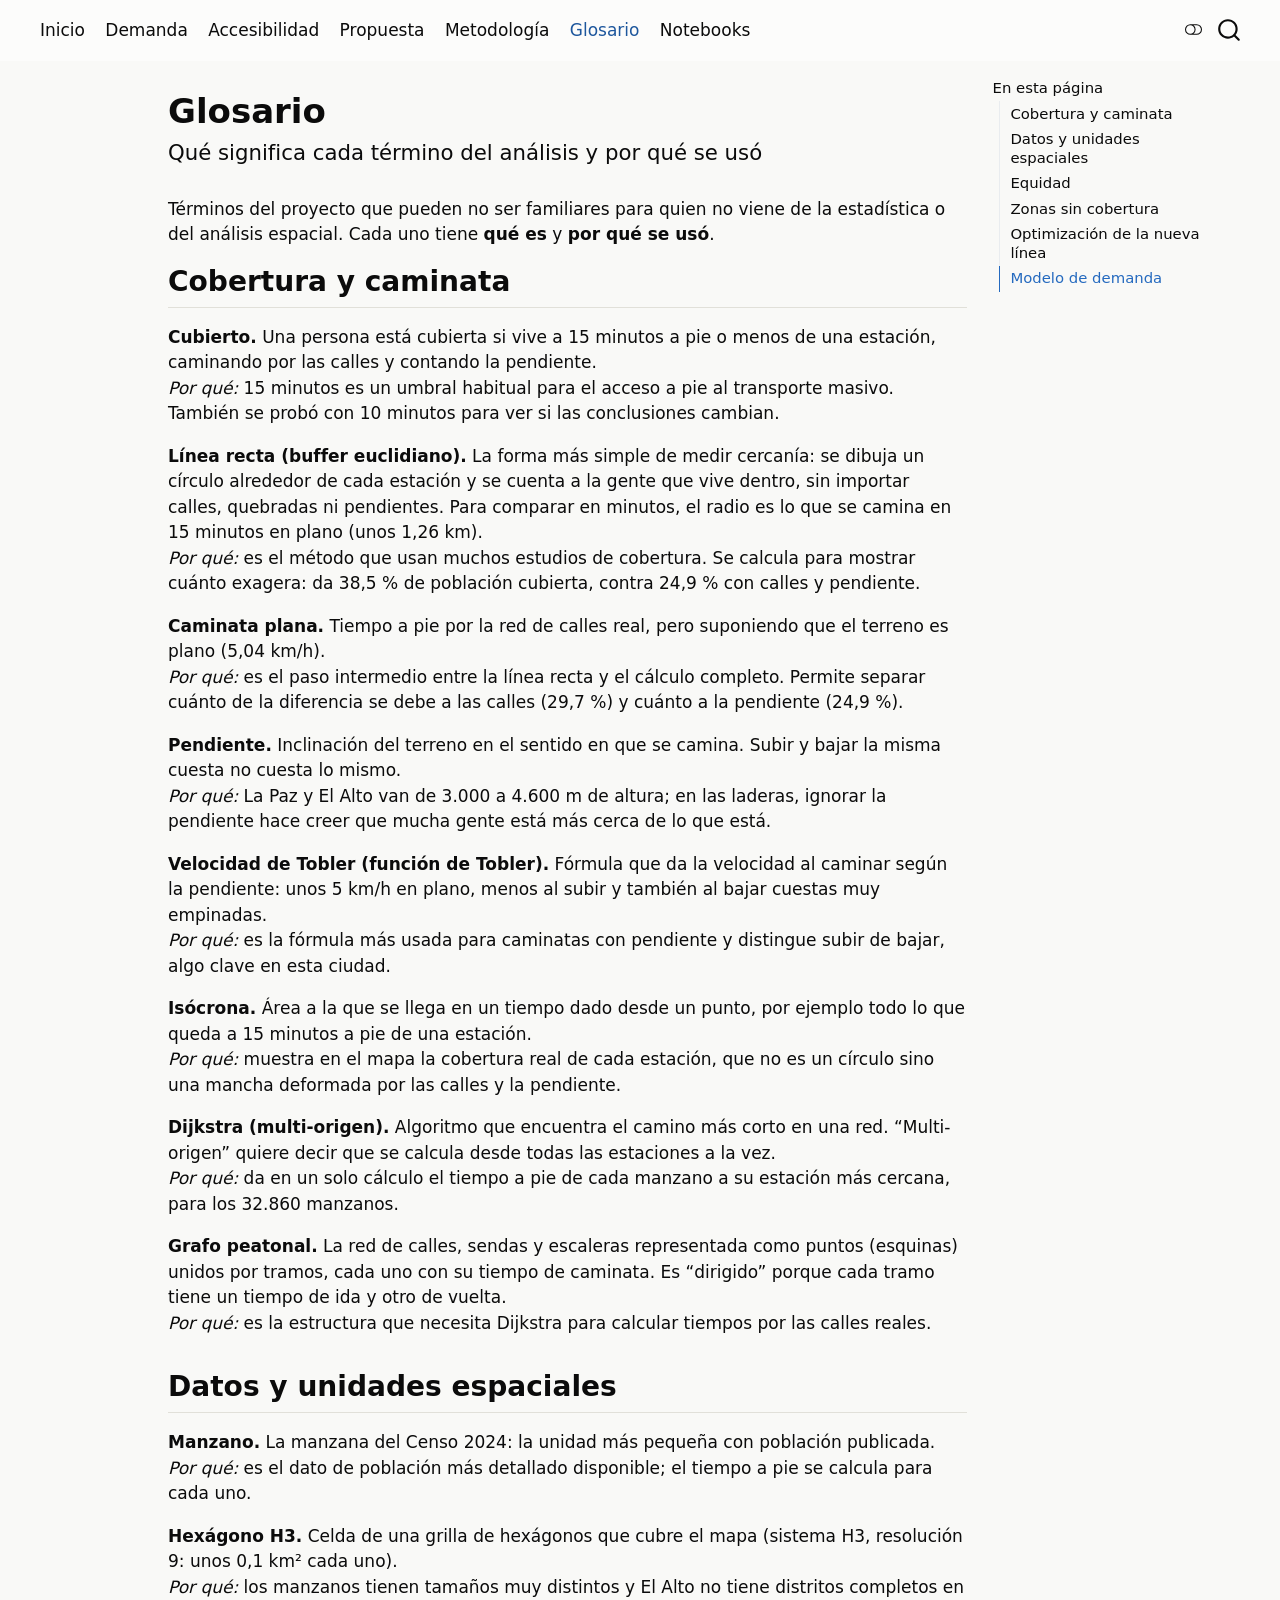
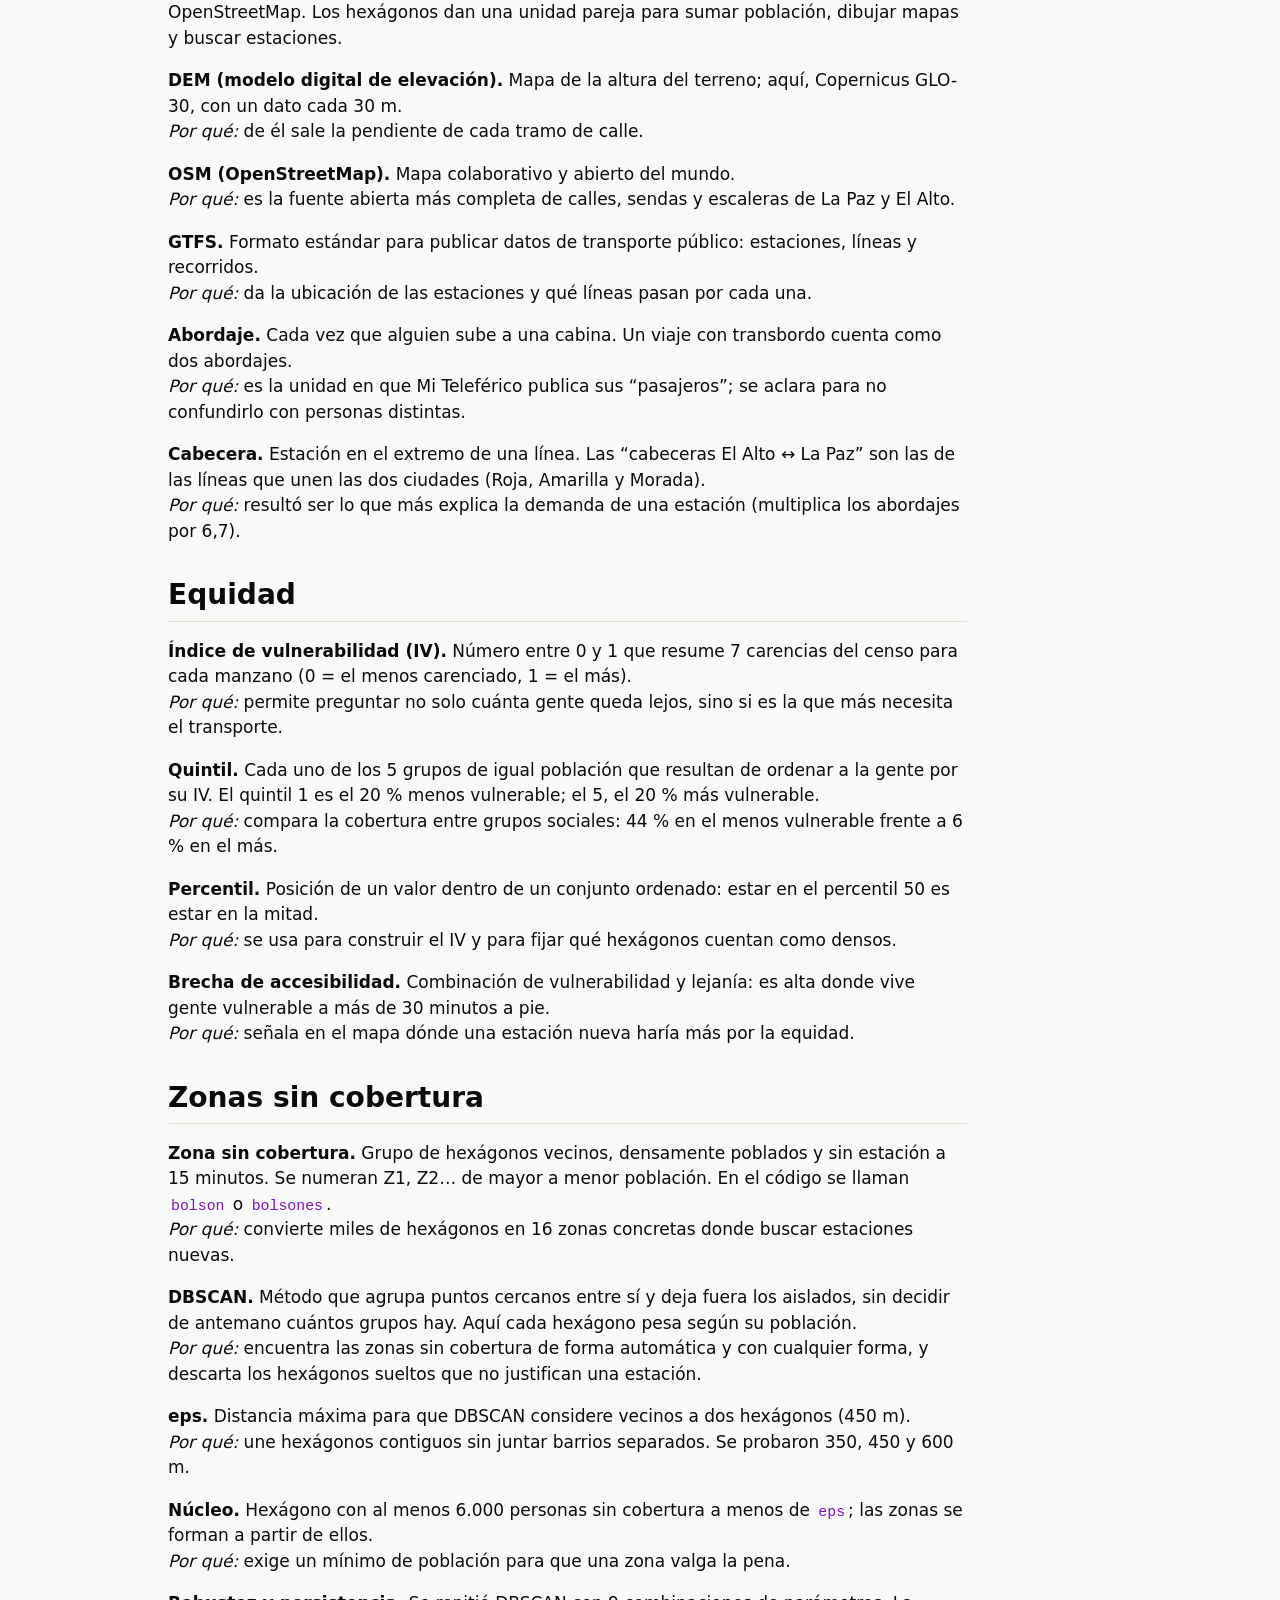
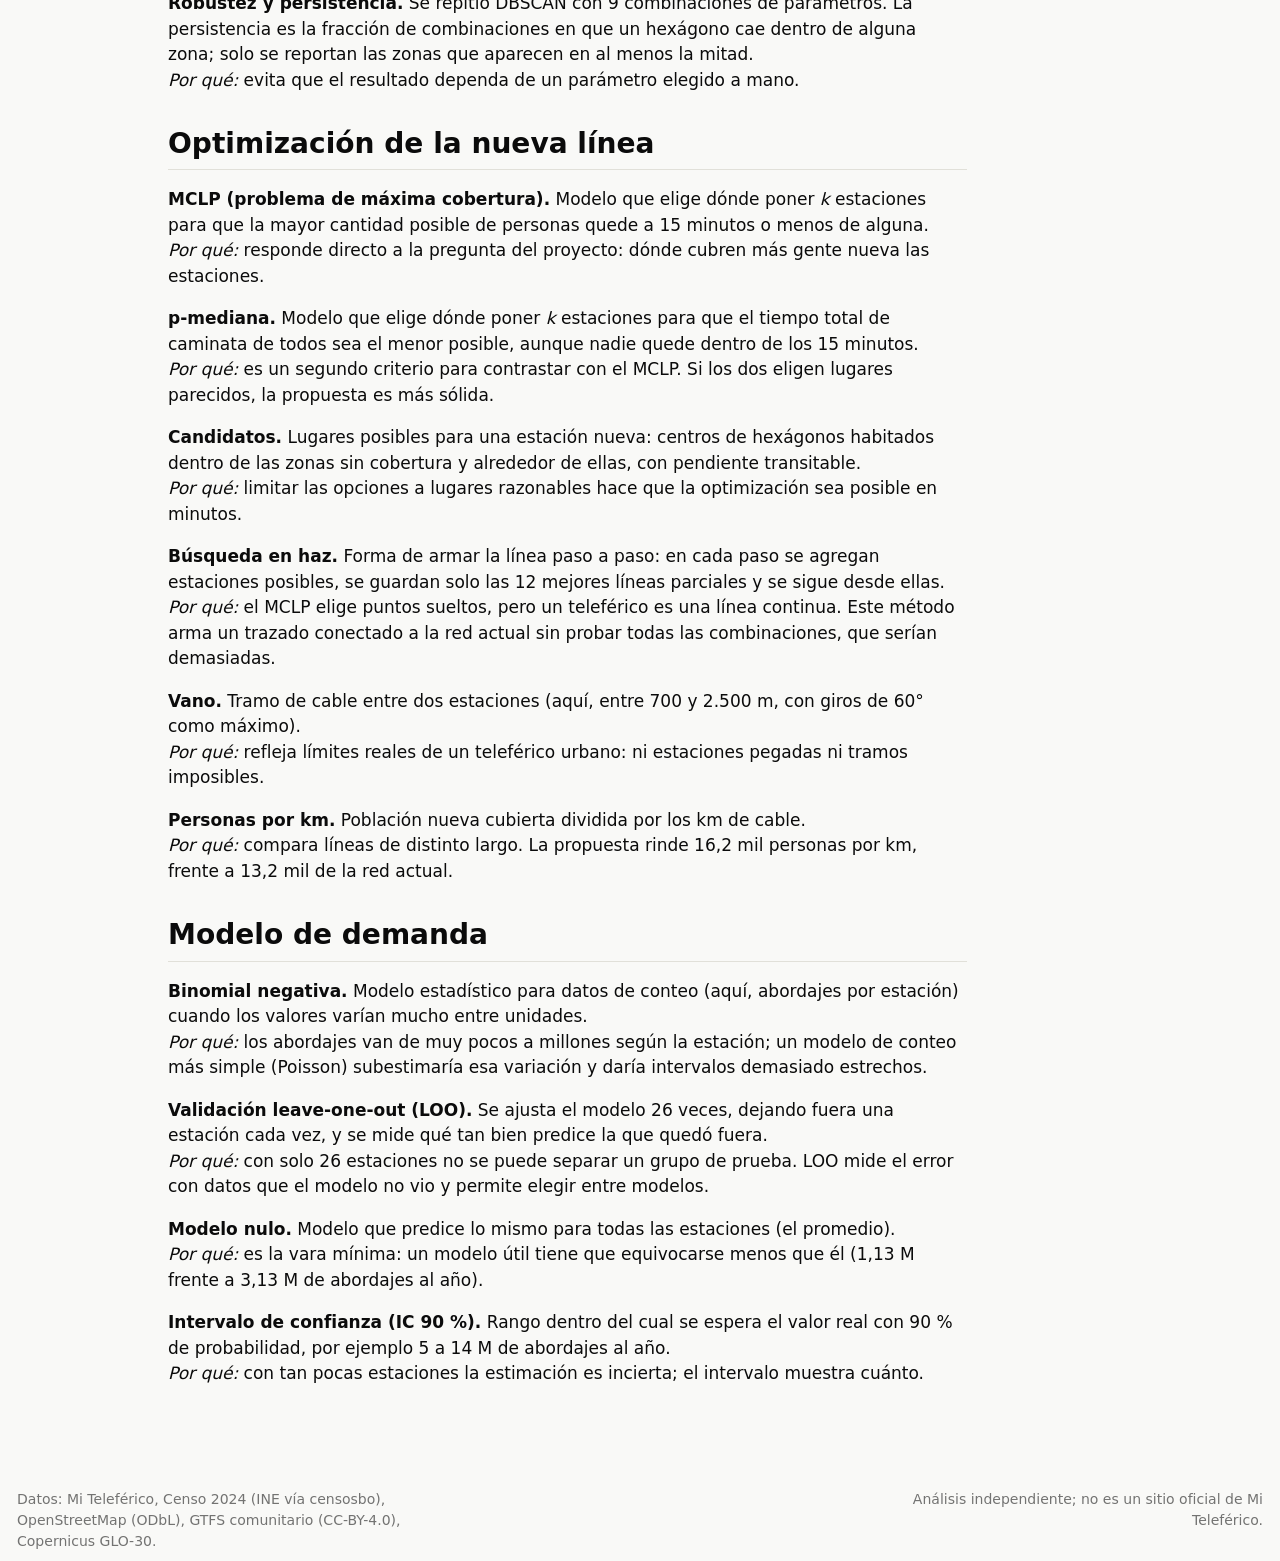
<file: glosario.html>
<!DOCTYPE html>
<html xmlns="http://www.w3.org/1999/xhtml" lang="es" xml:lang="es"><head>

<meta charset="utf-8">
<meta name="generator" content="quarto-1.7.31">

<meta name="viewport" content="width=device-width, initial-scale=1.0, user-scalable=yes">


<title>Glosario – Mi Teleférico: ¿quién queda lejos del cable?</title>
<style>
code{white-space: pre-wrap;}
span.smallcaps{font-variant: small-caps;}
div.columns{display: flex; gap: min(4vw, 1.5em);}
div.column{flex: auto; overflow-x: auto;}
div.hanging-indent{margin-left: 1.5em; text-indent: -1.5em;}
ul.task-list{list-style: none;}
ul.task-list li input[type="checkbox"] {
  width: 0.8em;
  margin: 0 0.8em 0.2em -1em; /* quarto-specific, see https://github.com/quarto-dev/quarto-cli/issues/4556 */ 
  vertical-align: middle;
}
</style>


<script src="site_libs/quarto-nav/quarto-nav.js"></script>
<script src="site_libs/quarto-nav/headroom.min.js"></script>
<script src="site_libs/clipboard/clipboard.min.js"></script>
<script src="site_libs/quarto-search/autocomplete.umd.js"></script>
<script src="site_libs/quarto-search/fuse.min.js"></script>
<script src="site_libs/quarto-search/quarto-search.js"></script>
<meta name="quarto:offset" content="./">
<link href="./assets/img/favicon.svg" rel="icon" type="image/svg+xml">
<script src="site_libs/quarto-html/quarto.js" type="module"></script>
<script src="site_libs/quarto-html/tabsets/tabsets.js" type="module"></script>
<script src="site_libs/quarto-html/popper.min.js"></script>
<script src="site_libs/quarto-html/tippy.umd.min.js"></script>
<script src="site_libs/quarto-html/anchor.min.js"></script>
<link href="site_libs/quarto-html/tippy.css" rel="stylesheet">
<link href="site_libs/quarto-html/quarto-syntax-highlighting-e1a5c8363afafaef2c763b6775fbf3ca.css" rel="stylesheet" class="quarto-color-scheme" id="quarto-text-highlighting-styles">
<link href="site_libs/quarto-html/quarto-syntax-highlighting-dark-8ef56b68f8fa1e9d2ba328e99e439f80.css" rel="stylesheet" class="quarto-color-scheme quarto-color-alternate" id="quarto-text-highlighting-styles">
<link href="site_libs/quarto-html/quarto-syntax-highlighting-e1a5c8363afafaef2c763b6775fbf3ca.css" rel="stylesheet" class="quarto-color-scheme-extra" id="quarto-text-highlighting-styles">
<script src="site_libs/bootstrap/bootstrap.min.js"></script>
<link href="site_libs/bootstrap/bootstrap-icons.css" rel="stylesheet">
<link href="site_libs/bootstrap/bootstrap-6c595b621499470f26c402490b503aff.min.css" rel="stylesheet" append-hash="true" class="quarto-color-scheme" id="quarto-bootstrap" data-mode="light">
<link href="site_libs/bootstrap/bootstrap-dark-f33d57418b8ae2465de997d81314bbfb.min.css" rel="stylesheet" append-hash="true" class="quarto-color-scheme quarto-color-alternate" id="quarto-bootstrap" data-mode="dark">
<link href="site_libs/bootstrap/bootstrap-6c595b621499470f26c402490b503aff.min.css" rel="stylesheet" append-hash="true" class="quarto-color-scheme-extra" id="quarto-bootstrap" data-mode="light">
<script id="quarto-search-options" type="application/json">{
  "location": "navbar",
  "copy-button": false,
  "collapse-after": 3,
  "panel-placement": "end",
  "type": "overlay",
  "limit": 50,
  "keyboard-shortcut": [
    "f",
    "/",
    "s"
  ],
  "show-item-context": false,
  "language": {
    "search-no-results-text": "Sin resultados",
    "search-matching-documents-text": "documentos encontrados",
    "search-copy-link-title": "Copiar el enlace en la búsqueda",
    "search-hide-matches-text": "Ocultar resultados adicionales",
    "search-more-match-text": "resultado adicional en este documento",
    "search-more-matches-text": "resultados adicionales en este documento",
    "search-clear-button-title": "Borrar",
    "search-text-placeholder": "",
    "search-detached-cancel-button-title": "Cancelar",
    "search-submit-button-title": "Enviar",
    "search-label": "Buscar"
  }
}</script>
<style>html{ scroll-behavior: smooth; }</style>


<link rel="stylesheet" href="assets/css/site.css">
</head>

<body class="nav-fixed quarto-light"><script id="quarto-html-before-body" type="application/javascript">
    const toggleBodyColorMode = (bsSheetEl) => {
      const mode = bsSheetEl.getAttribute("data-mode");
      const bodyEl = window.document.querySelector("body");
      if (mode === "dark") {
        bodyEl.classList.add("quarto-dark");
        bodyEl.classList.remove("quarto-light");
      } else {
        bodyEl.classList.add("quarto-light");
        bodyEl.classList.remove("quarto-dark");
      }
    }
    const toggleBodyColorPrimary = () => {
      const bsSheetEl = window.document.querySelector("link#quarto-bootstrap:not([rel=disabled-stylesheet])");
      if (bsSheetEl) {
        toggleBodyColorMode(bsSheetEl);
      }
    }
    const setColorSchemeToggle = (alternate) => {
      const toggles = window.document.querySelectorAll('.quarto-color-scheme-toggle');
      for (let i=0; i < toggles.length; i++) {
        const toggle = toggles[i];
        if (toggle) {
          if (alternate) {
            toggle.classList.add("alternate");
          } else {
            toggle.classList.remove("alternate");
          }
        }
      }
    };
    const toggleColorMode = (alternate) => {
      // Switch the stylesheets
      const primaryStylesheets = window.document.querySelectorAll('link.quarto-color-scheme:not(.quarto-color-alternate)');
      const alternateStylesheets = window.document.querySelectorAll('link.quarto-color-scheme.quarto-color-alternate');
      manageTransitions('#quarto-margin-sidebar .nav-link', false);
      if (alternate) {
        // note: dark is layered on light, we don't disable primary!
        enableStylesheet(alternateStylesheets);
        for (const sheetNode of alternateStylesheets) {
          if (sheetNode.id === "quarto-bootstrap") {
            toggleBodyColorMode(sheetNode);
          }
        }
      } else {
        disableStylesheet(alternateStylesheets);
        enableStylesheet(primaryStylesheets)
        toggleBodyColorPrimary();
      }
      manageTransitions('#quarto-margin-sidebar .nav-link', true);
      // Switch the toggles
      setColorSchemeToggle(alternate)
      // Hack to workaround the fact that safari doesn't
      // properly recolor the scrollbar when toggling (#1455)
      if (navigator.userAgent.indexOf('Safari') > 0 && navigator.userAgent.indexOf('Chrome') == -1) {
        manageTransitions("body", false);
        window.scrollTo(0, 1);
        setTimeout(() => {
          window.scrollTo(0, 0);
          manageTransitions("body", true);
        }, 40);
      }
    }
    const disableStylesheet = (stylesheets) => {
      for (let i=0; i < stylesheets.length; i++) {
        const stylesheet = stylesheets[i];
        stylesheet.rel = 'disabled-stylesheet';
      }
    }
    const enableStylesheet = (stylesheets) => {
      for (let i=0; i < stylesheets.length; i++) {
        const stylesheet = stylesheets[i];
        if(stylesheet.rel !== 'stylesheet') { // for Chrome, which will still FOUC without this check
          stylesheet.rel = 'stylesheet';
        }
      }
    }
    const manageTransitions = (selector, allowTransitions) => {
      const els = window.document.querySelectorAll(selector);
      for (let i=0; i < els.length; i++) {
        const el = els[i];
        if (allowTransitions) {
          el.classList.remove('notransition');
        } else {
          el.classList.add('notransition');
        }
      }
    }
    const isFileUrl = () => {
      return window.location.protocol === 'file:';
    }
    const hasAlternateSentinel = () => {
      let styleSentinel = getColorSchemeSentinel();
      if (styleSentinel !== null) {
        return styleSentinel === "alternate";
      } else {
        return false;
      }
    }
    const setStyleSentinel = (alternate) => {
      const value = alternate ? "alternate" : "default";
      if (!isFileUrl()) {
        window.localStorage.setItem("quarto-color-scheme", value);
      } else {
        localAlternateSentinel = value;
      }
    }
    const getColorSchemeSentinel = () => {
      if (!isFileUrl()) {
        const storageValue = window.localStorage.getItem("quarto-color-scheme");
        return storageValue != null ? storageValue : localAlternateSentinel;
      } else {
        return localAlternateSentinel;
      }
    }
    const toggleGiscusIfUsed = (isAlternate, darkModeDefault) => {
      const baseTheme = document.querySelector('#giscus-base-theme')?.value ?? 'light';
      const alternateTheme = document.querySelector('#giscus-alt-theme')?.value ?? 'dark';
      let newTheme = '';
      if(authorPrefersDark) {
        newTheme = isAlternate ? baseTheme : alternateTheme;
      } else {
        newTheme = isAlternate ? alternateTheme : baseTheme;
      }
      const changeGiscusTheme = () => {
        // From: https://github.com/giscus/giscus/issues/336
        const sendMessage = (message) => {
          const iframe = document.querySelector('iframe.giscus-frame');
          if (!iframe) return;
          iframe.contentWindow.postMessage({ giscus: message }, 'https://giscus.app');
        }
        sendMessage({
          setConfig: {
            theme: newTheme
          }
        });
      }
      const isGiscussLoaded = window.document.querySelector('iframe.giscus-frame') !== null;
      if (isGiscussLoaded) {
        changeGiscusTheme();
      }
    };
    const authorPrefersDark = false;
    const darkModeDefault = authorPrefersDark;
      document.querySelector('link#quarto-text-highlighting-styles.quarto-color-scheme-extra').rel = 'disabled-stylesheet';
      document.querySelector('link#quarto-bootstrap.quarto-color-scheme-extra').rel = 'disabled-stylesheet';
    let localAlternateSentinel = darkModeDefault ? 'alternate' : 'default';
    // Dark / light mode switch
    window.quartoToggleColorScheme = () => {
      // Read the current dark / light value
      let toAlternate = !hasAlternateSentinel();
      toggleColorMode(toAlternate);
      setStyleSentinel(toAlternate);
      toggleGiscusIfUsed(toAlternate, darkModeDefault);
      window.dispatchEvent(new Event('resize'));
    };
    // Switch to dark mode if need be
    if (hasAlternateSentinel()) {
      toggleColorMode(true);
    } else {
      toggleColorMode(false);
    }
  </script>

<div id="quarto-search-results"></div>
  <header id="quarto-header" class="headroom fixed-top">
    <nav class="navbar navbar-expand-lg " data-bs-theme="dark">
      <div class="navbar-container container-fluid">
            <div id="quarto-search" class="" title="Buscar"></div>
          <button class="navbar-toggler" type="button" data-bs-toggle="collapse" data-bs-target="#navbarCollapse" aria-controls="navbarCollapse" role="menu" aria-expanded="false" aria-label="Navegación de palanca" onclick="if (window.quartoToggleHeadroom) { window.quartoToggleHeadroom(); }">
  <span class="navbar-toggler-icon"></span>
</button>
          <div class="collapse navbar-collapse" id="navbarCollapse">
            <ul class="navbar-nav navbar-nav-scroll me-auto">
  <li class="nav-item">
    <a class="nav-link" href="./index.html"> 
<span class="menu-text">Inicio</span></a>
  </li>  
  <li class="nav-item">
    <a class="nav-link" href="./demanda.html"> 
<span class="menu-text">Demanda</span></a>
  </li>  
  <li class="nav-item">
    <a class="nav-link" href="./accesibilidad.html"> 
<span class="menu-text">Accesibilidad</span></a>
  </li>  
  <li class="nav-item">
    <a class="nav-link" href="./propuesta.html"> 
<span class="menu-text">Propuesta</span></a>
  </li>  
  <li class="nav-item">
    <a class="nav-link" href="./metodologia.html"> 
<span class="menu-text">Metodología</span></a>
  </li>  
  <li class="nav-item">
    <a class="nav-link active" href="./glosario.html" aria-current="page"> 
<span class="menu-text">Glosario</span></a>
  </li>  
  <li class="nav-item">
    <a class="nav-link" href="./notebooks.html"> 
<span class="menu-text">Notebooks</span></a>
  </li>  
</ul>
          </div> <!-- /navcollapse -->
            <div class="quarto-navbar-tools">
  <a href="" class="quarto-color-scheme-toggle quarto-navigation-tool  px-1" onclick="window.quartoToggleColorScheme(); return false;" title="Alternar modo oscuro"><i class="bi"></i></a>
</div>
      </div> <!-- /container-fluid -->
    </nav>
</header>
<!-- content -->
<div id="quarto-content" class="quarto-container page-columns page-rows-contents page-layout-article page-navbar">
<!-- sidebar -->
<!-- margin-sidebar -->
    <div id="quarto-margin-sidebar" class="sidebar margin-sidebar">
        <nav id="TOC" role="doc-toc" class="toc-active">
    <h2 id="toc-title">En esta página</h2>
   
  <ul>
  <li><a href="#cobertura-y-caminata" id="toc-cobertura-y-caminata" class="nav-link active" data-scroll-target="#cobertura-y-caminata">Cobertura y caminata</a></li>
  <li><a href="#datos-y-unidades-espaciales" id="toc-datos-y-unidades-espaciales" class="nav-link" data-scroll-target="#datos-y-unidades-espaciales">Datos y unidades espaciales</a></li>
  <li><a href="#equidad" id="toc-equidad" class="nav-link" data-scroll-target="#equidad">Equidad</a></li>
  <li><a href="#zonas-sin-cobertura" id="toc-zonas-sin-cobertura" class="nav-link" data-scroll-target="#zonas-sin-cobertura">Zonas sin cobertura</a></li>
  <li><a href="#optimización-de-la-nueva-línea" id="toc-optimización-de-la-nueva-línea" class="nav-link" data-scroll-target="#optimización-de-la-nueva-línea">Optimización de la nueva línea</a></li>
  <li><a href="#modelo-de-demanda" id="toc-modelo-de-demanda" class="nav-link" data-scroll-target="#modelo-de-demanda">Modelo de demanda</a></li>
  </ul>
</nav>
    </div>
<!-- main -->
<main class="content" id="quarto-document-content">


<header id="title-block-header" class="quarto-title-block default">
<div class="quarto-title">
<h1 class="title">Glosario</h1>
<p class="subtitle lead">Qué significa cada término del análisis y por qué se usó</p>
</div>



<div class="quarto-title-meta">

    
  
    
  </div>
  


</header>


<p>Términos del proyecto que pueden no ser familiares para quien no viene de la estadística o del análisis espacial. Cada uno tiene <strong>qué es</strong> y <strong>por qué se usó</strong>.</p>
<section id="cobertura-y-caminata" class="level2">
<h2 class="anchored" data-anchor-id="cobertura-y-caminata">Cobertura y caminata</h2>
<p><strong>Cubierto.</strong> Una persona está cubierta si vive a 15 minutos a pie o menos de una estación, caminando por las calles y contando la pendiente.<br>
<em>Por qué:</em> 15 minutos es un umbral habitual para el acceso a pie al transporte masivo. También se probó con 10 minutos para ver si las conclusiones cambian.</p>
<p><strong>Línea recta (buffer euclidiano).</strong> La forma más simple de medir cercanía: se dibuja un círculo alrededor de cada estación y se cuenta a la gente que vive dentro, sin importar calles, quebradas ni pendientes. Para comparar en minutos, el radio es lo que se camina en 15 minutos en plano (unos 1,26 km).<br>
<em>Por qué:</em> es el método que usan muchos estudios de cobertura. Se calcula para mostrar cuánto exagera: da 38,5 % de población cubierta, contra 24,9 % con calles y pendiente.</p>
<p><strong>Caminata plana.</strong> Tiempo a pie por la red de calles real, pero suponiendo que el terreno es plano (5,04 km/h).<br>
<em>Por qué:</em> es el paso intermedio entre la línea recta y el cálculo completo. Permite separar cuánto de la diferencia se debe a las calles (29,7 %) y cuánto a la pendiente (24,9 %).</p>
<p><strong>Pendiente.</strong> Inclinación del terreno en el sentido en que se camina. Subir y bajar la misma cuesta no cuesta lo mismo.<br>
<em>Por qué:</em> La Paz y El Alto van de 3.000 a 4.600 m de altura; en las laderas, ignorar la pendiente hace creer que mucha gente está más cerca de lo que está.</p>
<p><strong>Velocidad de Tobler (función de Tobler).</strong> Fórmula que da la velocidad al caminar según la pendiente: unos 5 km/h en plano, menos al subir y también al bajar cuestas muy empinadas.<br>
<em>Por qué:</em> es la fórmula más usada para caminatas con pendiente y distingue subir de bajar, algo clave en esta ciudad.</p>
<p><strong>Isócrona.</strong> Área a la que se llega en un tiempo dado desde un punto, por ejemplo todo lo que queda a 15 minutos a pie de una estación.<br>
<em>Por qué:</em> muestra en el mapa la cobertura real de cada estación, que no es un círculo sino una mancha deformada por las calles y la pendiente.</p>
<p><strong>Dijkstra (multi-origen).</strong> Algoritmo que encuentra el camino más corto en una red. “Multi-origen” quiere decir que se calcula desde todas las estaciones a la vez.<br>
<em>Por qué:</em> da en un solo cálculo el tiempo a pie de cada manzano a su estación más cercana, para los 32.860 manzanos.</p>
<p><strong>Grafo peatonal.</strong> La red de calles, sendas y escaleras representada como puntos (esquinas) unidos por tramos, cada uno con su tiempo de caminata. Es “dirigido” porque cada tramo tiene un tiempo de ida y otro de vuelta.<br>
<em>Por qué:</em> es la estructura que necesita Dijkstra para calcular tiempos por las calles reales.</p>
</section>
<section id="datos-y-unidades-espaciales" class="level2">
<h2 class="anchored" data-anchor-id="datos-y-unidades-espaciales">Datos y unidades espaciales</h2>
<p><strong>Manzano.</strong> La manzana del Censo 2024: la unidad más pequeña con población publicada.<br>
<em>Por qué:</em> es el dato de población más detallado disponible; el tiempo a pie se calcula para cada uno.</p>
<p><strong>Hexágono H3.</strong> Celda de una grilla de hexágonos que cubre el mapa (sistema H3, resolución 9: unos 0,1 km² cada uno).<br>
<em>Por qué:</em> los manzanos tienen tamaños muy distintos y El Alto no tiene distritos completos en OpenStreetMap. Los hexágonos dan una unidad pareja para sumar población, dibujar mapas y buscar estaciones.</p>
<p><strong>DEM (modelo digital de elevación).</strong> Mapa de la altura del terreno; aquí, Copernicus GLO-30, con un dato cada 30 m.<br>
<em>Por qué:</em> de él sale la pendiente de cada tramo de calle.</p>
<p><strong>OSM (OpenStreetMap).</strong> Mapa colaborativo y abierto del mundo.<br>
<em>Por qué:</em> es la fuente abierta más completa de calles, sendas y escaleras de La Paz y El Alto.</p>
<p><strong>GTFS.</strong> Formato estándar para publicar datos de transporte público: estaciones, líneas y recorridos.<br>
<em>Por qué:</em> da la ubicación de las estaciones y qué líneas pasan por cada una.</p>
<p><strong>Abordaje.</strong> Cada vez que alguien sube a una cabina. Un viaje con transbordo cuenta como dos abordajes.<br>
<em>Por qué:</em> es la unidad en que Mi Teleférico publica sus “pasajeros”; se aclara para no confundirlo con personas distintas.</p>
<p><strong>Cabecera.</strong> Estación en el extremo de una línea. Las “cabeceras El Alto ↔︎ La Paz” son las de las líneas que unen las dos ciudades (Roja, Amarilla y Morada).<br>
<em>Por qué:</em> resultó ser lo que más explica la demanda de una estación (multiplica los abordajes por 6,7).</p>
</section>
<section id="equidad" class="level2">
<h2 class="anchored" data-anchor-id="equidad">Equidad</h2>
<p><strong>Índice de vulnerabilidad (IV).</strong> Número entre 0 y 1 que resume 7 carencias del censo para cada manzano (0 = el menos carenciado, 1 = el más).<br>
<em>Por qué:</em> permite preguntar no solo cuánta gente queda lejos, sino si es la que más necesita el transporte.</p>
<p><strong>Quintil.</strong> Cada uno de los 5 grupos de igual población que resultan de ordenar a la gente por su IV. El quintil 1 es el 20 % menos vulnerable; el 5, el 20 % más vulnerable.<br>
<em>Por qué:</em> compara la cobertura entre grupos sociales: 44 % en el menos vulnerable frente a 6 % en el más.</p>
<p><strong>Percentil.</strong> Posición de un valor dentro de un conjunto ordenado: estar en el percentil 50 es estar en la mitad.<br>
<em>Por qué:</em> se usa para construir el IV y para fijar qué hexágonos cuentan como densos.</p>
<p><strong>Brecha de accesibilidad.</strong> Combinación de vulnerabilidad y lejanía: es alta donde vive gente vulnerable a más de 30 minutos a pie.<br>
<em>Por qué:</em> señala en el mapa dónde una estación nueva haría más por la equidad.</p>
</section>
<section id="zonas-sin-cobertura" class="level2">
<h2 class="anchored" data-anchor-id="zonas-sin-cobertura">Zonas sin cobertura</h2>
<p><strong>Zona sin cobertura.</strong> Grupo de hexágonos vecinos, densamente poblados y sin estación a 15 minutos. Se numeran Z1, Z2… de mayor a menor población. En el código se llaman <code>bolson</code> o <code>bolsones</code>.<br>
<em>Por qué:</em> convierte miles de hexágonos en 16 zonas concretas donde buscar estaciones nuevas.</p>
<p><strong>DBSCAN.</strong> Método que agrupa puntos cercanos entre sí y deja fuera los aislados, sin decidir de antemano cuántos grupos hay. Aquí cada hexágono pesa según su población.<br>
<em>Por qué:</em> encuentra las zonas sin cobertura de forma automática y con cualquier forma, y descarta los hexágonos sueltos que no justifican una estación.</p>
<p><strong>eps.</strong> Distancia máxima para que DBSCAN considere vecinos a dos hexágonos (450 m).<br>
<em>Por qué:</em> une hexágonos contiguos sin juntar barrios separados. Se probaron 350, 450 y 600 m.</p>
<p><strong>Núcleo.</strong> Hexágono con al menos 6.000 personas sin cobertura a menos de <code>eps</code>; las zonas se forman a partir de ellos.<br>
<em>Por qué:</em> exige un mínimo de población para que una zona valga la pena.</p>
<p><strong>Robustez y persistencia.</strong> Se repitió DBSCAN con 9 combinaciones de parámetros. La persistencia es la fracción de combinaciones en que un hexágono cae dentro de alguna zona; solo se reportan las zonas que aparecen en al menos la mitad.<br>
<em>Por qué:</em> evita que el resultado dependa de un parámetro elegido a mano.</p>
</section>
<section id="optimización-de-la-nueva-línea" class="level2">
<h2 class="anchored" data-anchor-id="optimización-de-la-nueva-línea">Optimización de la nueva línea</h2>
<p><strong>MCLP (problema de máxima cobertura).</strong> Modelo que elige dónde poner <em>k</em> estaciones para que la mayor cantidad posible de personas quede a 15 minutos o menos de alguna.<br>
<em>Por qué:</em> responde directo a la pregunta del proyecto: dónde cubren más gente nueva las estaciones.</p>
<p><strong>p-mediana.</strong> Modelo que elige dónde poner <em>k</em> estaciones para que el tiempo total de caminata de todos sea el menor posible, aunque nadie quede dentro de los 15 minutos.<br>
<em>Por qué:</em> es un segundo criterio para contrastar con el MCLP. Si los dos eligen lugares parecidos, la propuesta es más sólida.</p>
<p><strong>Candidatos.</strong> Lugares posibles para una estación nueva: centros de hexágonos habitados dentro de las zonas sin cobertura y alrededor de ellas, con pendiente transitable.<br>
<em>Por qué:</em> limitar las opciones a lugares razonables hace que la optimización sea posible en minutos.</p>
<p><strong>Búsqueda en haz.</strong> Forma de armar la línea paso a paso: en cada paso se agregan estaciones posibles, se guardan solo las 12 mejores líneas parciales y se sigue desde ellas.<br>
<em>Por qué:</em> el MCLP elige puntos sueltos, pero un teleférico es una línea continua. Este método arma un trazado conectado a la red actual sin probar todas las combinaciones, que serían demasiadas.</p>
<p><strong>Vano.</strong> Tramo de cable entre dos estaciones (aquí, entre 700 y 2.500 m, con giros de 60° como máximo).<br>
<em>Por qué:</em> refleja límites reales de un teleférico urbano: ni estaciones pegadas ni tramos imposibles.</p>
<p><strong>Personas por km.</strong> Población nueva cubierta dividida por los km de cable.<br>
<em>Por qué:</em> compara líneas de distinto largo. La propuesta rinde 16,2 mil personas por km, frente a 13,2 mil de la red actual.</p>
</section>
<section id="modelo-de-demanda" class="level2">
<h2 class="anchored" data-anchor-id="modelo-de-demanda">Modelo de demanda</h2>
<p><strong>Binomial negativa.</strong> Modelo estadístico para datos de conteo (aquí, abordajes por estación) cuando los valores varían mucho entre unidades.<br>
<em>Por qué:</em> los abordajes van de muy pocos a millones según la estación; un modelo de conteo más simple (Poisson) subestimaría esa variación y daría intervalos demasiado estrechos.</p>
<p><strong>Validación leave-one-out (LOO).</strong> Se ajusta el modelo 26 veces, dejando fuera una estación cada vez, y se mide qué tan bien predice la que quedó fuera.<br>
<em>Por qué:</em> con solo 26 estaciones no se puede separar un grupo de prueba. LOO mide el error con datos que el modelo no vio y permite elegir entre modelos.</p>
<p><strong>Modelo nulo.</strong> Modelo que predice lo mismo para todas las estaciones (el promedio).<br>
<em>Por qué:</em> es la vara mínima: un modelo útil tiene que equivocarse menos que él (1,13 M frente a 3,13 M de abordajes al año).</p>
<p><strong>Intervalo de confianza (IC 90 %).</strong> Rango dentro del cual se espera el valor real con 90 % de probabilidad, por ejemplo 5 a 14 M de abordajes al año.<br>
<em>Por qué:</em> con tan pocas estaciones la estimación es incierta; el intervalo muestra cuánto.</p>


</section>

</main> <!-- /main -->
<script id="quarto-html-after-body" type="application/javascript">
  window.document.addEventListener("DOMContentLoaded", function (event) {
    // Ensure there is a toggle, if there isn't float one in the top right
    if (window.document.querySelector('.quarto-color-scheme-toggle') === null) {
      const a = window.document.createElement('a');
      a.classList.add('top-right');
      a.classList.add('quarto-color-scheme-toggle');
      a.href = "";
      a.onclick = function() { try { window.quartoToggleColorScheme(); } catch {} return false; };
      const i = window.document.createElement("i");
      i.classList.add('bi');
      a.appendChild(i);
      window.document.body.appendChild(a);
    }
    setColorSchemeToggle(hasAlternateSentinel())
    const icon = "";
    const anchorJS = new window.AnchorJS();
    anchorJS.options = {
      placement: 'right',
      icon: icon
    };
    anchorJS.add('.anchored');
    const isCodeAnnotation = (el) => {
      for (const clz of el.classList) {
        if (clz.startsWith('code-annotation-')) {                     
          return true;
        }
      }
      return false;
    }
    const onCopySuccess = function(e) {
      // button target
      const button = e.trigger;
      // don't keep focus
      button.blur();
      // flash "checked"
      button.classList.add('code-copy-button-checked');
      var currentTitle = button.getAttribute("title");
      button.setAttribute("title", "Copiado");
      let tooltip;
      if (window.bootstrap) {
        button.setAttribute("data-bs-toggle", "tooltip");
        button.setAttribute("data-bs-placement", "left");
        button.setAttribute("data-bs-title", "Copiado");
        tooltip = new bootstrap.Tooltip(button, 
          { trigger: "manual", 
            customClass: "code-copy-button-tooltip",
            offset: [0, -8]});
        tooltip.show();    
      }
      setTimeout(function() {
        if (tooltip) {
          tooltip.hide();
          button.removeAttribute("data-bs-title");
          button.removeAttribute("data-bs-toggle");
          button.removeAttribute("data-bs-placement");
        }
        button.setAttribute("title", currentTitle);
        button.classList.remove('code-copy-button-checked');
      }, 1000);
      // clear code selection
      e.clearSelection();
    }
    const getTextToCopy = function(trigger) {
        const codeEl = trigger.previousElementSibling.cloneNode(true);
        for (const childEl of codeEl.children) {
          if (isCodeAnnotation(childEl)) {
            childEl.remove();
          }
        }
        return codeEl.innerText;
    }
    const clipboard = new window.ClipboardJS('.code-copy-button:not([data-in-quarto-modal])', {
      text: getTextToCopy
    });
    clipboard.on('success', onCopySuccess);
    if (window.document.getElementById('quarto-embedded-source-code-modal')) {
      const clipboardModal = new window.ClipboardJS('.code-copy-button[data-in-quarto-modal]', {
        text: getTextToCopy,
        container: window.document.getElementById('quarto-embedded-source-code-modal')
      });
      clipboardModal.on('success', onCopySuccess);
    }
      var localhostRegex = new RegExp(/^(?:http|https):\/\/localhost\:?[0-9]*\//);
      var mailtoRegex = new RegExp(/^mailto:/);
        var filterRegex = new RegExp("https:\/\/freddxvill\.github\.io\/analisis-proyeccion-linea-teleferico-la-paz-bolivia\/");
      var isInternal = (href) => {
          return filterRegex.test(href) || localhostRegex.test(href) || mailtoRegex.test(href);
      }
      // Inspect non-navigation links and adorn them if external
     var links = window.document.querySelectorAll('a[href]:not(.nav-link):not(.navbar-brand):not(.toc-action):not(.sidebar-link):not(.sidebar-item-toggle):not(.pagination-link):not(.no-external):not([aria-hidden]):not(.dropdown-item):not(.quarto-navigation-tool):not(.about-link)');
      for (var i=0; i<links.length; i++) {
        const link = links[i];
        if (!isInternal(link.href)) {
          // undo the damage that might have been done by quarto-nav.js in the case of
          // links that we want to consider external
          if (link.dataset.originalHref !== undefined) {
            link.href = link.dataset.originalHref;
          }
            // target, if specified
            link.setAttribute("target", "_blank");
            if (link.getAttribute("rel") === null) {
              link.setAttribute("rel", "noopener");
            }
        }
      }
    function tippyHover(el, contentFn, onTriggerFn, onUntriggerFn) {
      const config = {
        allowHTML: true,
        maxWidth: 500,
        delay: 100,
        arrow: false,
        appendTo: function(el) {
            return el.parentElement;
        },
        interactive: true,
        interactiveBorder: 10,
        theme: 'quarto',
        placement: 'bottom-start',
      };
      if (contentFn) {
        config.content = contentFn;
      }
      if (onTriggerFn) {
        config.onTrigger = onTriggerFn;
      }
      if (onUntriggerFn) {
        config.onUntrigger = onUntriggerFn;
      }
      window.tippy(el, config); 
    }
    const noterefs = window.document.querySelectorAll('a[role="doc-noteref"]');
    for (var i=0; i<noterefs.length; i++) {
      const ref = noterefs[i];
      tippyHover(ref, function() {
        // use id or data attribute instead here
        let href = ref.getAttribute('data-footnote-href') || ref.getAttribute('href');
        try { href = new URL(href).hash; } catch {}
        const id = href.replace(/^#\/?/, "");
        const note = window.document.getElementById(id);
        if (note) {
          return note.innerHTML;
        } else {
          return "";
        }
      });
    }
    const xrefs = window.document.querySelectorAll('a.quarto-xref');
    const processXRef = (id, note) => {
      // Strip column container classes
      const stripColumnClz = (el) => {
        el.classList.remove("page-full", "page-columns");
        if (el.children) {
          for (const child of el.children) {
            stripColumnClz(child);
          }
        }
      }
      stripColumnClz(note)
      if (id === null || id.startsWith('sec-')) {
        // Special case sections, only their first couple elements
        const container = document.createElement("div");
        if (note.children && note.children.length > 2) {
          container.appendChild(note.children[0].cloneNode(true));
          for (let i = 1; i < note.children.length; i++) {
            const child = note.children[i];
            if (child.tagName === "P" && child.innerText === "") {
              continue;
            } else {
              container.appendChild(child.cloneNode(true));
              break;
            }
          }
          if (window.Quarto?.typesetMath) {
            window.Quarto.typesetMath(container);
          }
          return container.innerHTML
        } else {
          if (window.Quarto?.typesetMath) {
            window.Quarto.typesetMath(note);
          }
          return note.innerHTML;
        }
      } else {
        // Remove any anchor links if they are present
        const anchorLink = note.querySelector('a.anchorjs-link');
        if (anchorLink) {
          anchorLink.remove();
        }
        if (window.Quarto?.typesetMath) {
          window.Quarto.typesetMath(note);
        }
        if (note.classList.contains("callout")) {
          return note.outerHTML;
        } else {
          return note.innerHTML;
        }
      }
    }
    for (var i=0; i<xrefs.length; i++) {
      const xref = xrefs[i];
      tippyHover(xref, undefined, function(instance) {
        instance.disable();
        let url = xref.getAttribute('href');
        let hash = undefined; 
        if (url.startsWith('#')) {
          hash = url;
        } else {
          try { hash = new URL(url).hash; } catch {}
        }
        if (hash) {
          const id = hash.replace(/^#\/?/, "");
          const note = window.document.getElementById(id);
          if (note !== null) {
            try {
              const html = processXRef(id, note.cloneNode(true));
              instance.setContent(html);
            } finally {
              instance.enable();
              instance.show();
            }
          } else {
            // See if we can fetch this
            fetch(url.split('#')[0])
            .then(res => res.text())
            .then(html => {
              const parser = new DOMParser();
              const htmlDoc = parser.parseFromString(html, "text/html");
              const note = htmlDoc.getElementById(id);
              if (note !== null) {
                const html = processXRef(id, note);
                instance.setContent(html);
              } 
            }).finally(() => {
              instance.enable();
              instance.show();
            });
          }
        } else {
          // See if we can fetch a full url (with no hash to target)
          // This is a special case and we should probably do some content thinning / targeting
          fetch(url)
          .then(res => res.text())
          .then(html => {
            const parser = new DOMParser();
            const htmlDoc = parser.parseFromString(html, "text/html");
            const note = htmlDoc.querySelector('main.content');
            if (note !== null) {
              // This should only happen for chapter cross references
              // (since there is no id in the URL)
              // remove the first header
              if (note.children.length > 0 && note.children[0].tagName === "HEADER") {
                note.children[0].remove();
              }
              const html = processXRef(null, note);
              instance.setContent(html);
            } 
          }).finally(() => {
            instance.enable();
            instance.show();
          });
        }
      }, function(instance) {
      });
    }
        let selectedAnnoteEl;
        const selectorForAnnotation = ( cell, annotation) => {
          let cellAttr = 'data-code-cell="' + cell + '"';
          let lineAttr = 'data-code-annotation="' +  annotation + '"';
          const selector = 'span[' + cellAttr + '][' + lineAttr + ']';
          return selector;
        }
        const selectCodeLines = (annoteEl) => {
          const doc = window.document;
          const targetCell = annoteEl.getAttribute("data-target-cell");
          const targetAnnotation = annoteEl.getAttribute("data-target-annotation");
          const annoteSpan = window.document.querySelector(selectorForAnnotation(targetCell, targetAnnotation));
          const lines = annoteSpan.getAttribute("data-code-lines").split(",");
          const lineIds = lines.map((line) => {
            return targetCell + "-" + line;
          })
          let top = null;
          let height = null;
          let parent = null;
          if (lineIds.length > 0) {
              //compute the position of the single el (top and bottom and make a div)
              const el = window.document.getElementById(lineIds[0]);
              top = el.offsetTop;
              height = el.offsetHeight;
              parent = el.parentElement.parentElement;
            if (lineIds.length > 1) {
              const lastEl = window.document.getElementById(lineIds[lineIds.length - 1]);
              const bottom = lastEl.offsetTop + lastEl.offsetHeight;
              height = bottom - top;
            }
            if (top !== null && height !== null && parent !== null) {
              // cook up a div (if necessary) and position it 
              let div = window.document.getElementById("code-annotation-line-highlight");
              if (div === null) {
                div = window.document.createElement("div");
                div.setAttribute("id", "code-annotation-line-highlight");
                div.style.position = 'absolute';
                parent.appendChild(div);
              }
              div.style.top = top - 2 + "px";
              div.style.height = height + 4 + "px";
              div.style.left = 0;
              let gutterDiv = window.document.getElementById("code-annotation-line-highlight-gutter");
              if (gutterDiv === null) {
                gutterDiv = window.document.createElement("div");
                gutterDiv.setAttribute("id", "code-annotation-line-highlight-gutter");
                gutterDiv.style.position = 'absolute';
                const codeCell = window.document.getElementById(targetCell);
                const gutter = codeCell.querySelector('.code-annotation-gutter');
                gutter.appendChild(gutterDiv);
              }
              gutterDiv.style.top = top - 2 + "px";
              gutterDiv.style.height = height + 4 + "px";
            }
            selectedAnnoteEl = annoteEl;
          }
        };
        const unselectCodeLines = () => {
          const elementsIds = ["code-annotation-line-highlight", "code-annotation-line-highlight-gutter"];
          elementsIds.forEach((elId) => {
            const div = window.document.getElementById(elId);
            if (div) {
              div.remove();
            }
          });
          selectedAnnoteEl = undefined;
        };
          // Handle positioning of the toggle
      window.addEventListener(
        "resize",
        throttle(() => {
          elRect = undefined;
          if (selectedAnnoteEl) {
            selectCodeLines(selectedAnnoteEl);
          }
        }, 10)
      );
      function throttle(fn, ms) {
      let throttle = false;
      let timer;
        return (...args) => {
          if(!throttle) { // first call gets through
              fn.apply(this, args);
              throttle = true;
          } else { // all the others get throttled
              if(timer) clearTimeout(timer); // cancel #2
              timer = setTimeout(() => {
                fn.apply(this, args);
                timer = throttle = false;
              }, ms);
          }
        };
      }
        // Attach click handler to the DT
        const annoteDls = window.document.querySelectorAll('dt[data-target-cell]');
        for (const annoteDlNode of annoteDls) {
          annoteDlNode.addEventListener('click', (event) => {
            const clickedEl = event.target;
            if (clickedEl !== selectedAnnoteEl) {
              unselectCodeLines();
              const activeEl = window.document.querySelector('dt[data-target-cell].code-annotation-active');
              if (activeEl) {
                activeEl.classList.remove('code-annotation-active');
              }
              selectCodeLines(clickedEl);
              clickedEl.classList.add('code-annotation-active');
            } else {
              // Unselect the line
              unselectCodeLines();
              clickedEl.classList.remove('code-annotation-active');
            }
          });
        }
    const findCites = (el) => {
      const parentEl = el.parentElement;
      if (parentEl) {
        const cites = parentEl.dataset.cites;
        if (cites) {
          return {
            el,
            cites: cites.split(' ')
          };
        } else {
          return findCites(el.parentElement)
        }
      } else {
        return undefined;
      }
    };
    var bibliorefs = window.document.querySelectorAll('a[role="doc-biblioref"]');
    for (var i=0; i<bibliorefs.length; i++) {
      const ref = bibliorefs[i];
      const citeInfo = findCites(ref);
      if (citeInfo) {
        tippyHover(citeInfo.el, function() {
          var popup = window.document.createElement('div');
          citeInfo.cites.forEach(function(cite) {
            var citeDiv = window.document.createElement('div');
            citeDiv.classList.add('hanging-indent');
            citeDiv.classList.add('csl-entry');
            var biblioDiv = window.document.getElementById('ref-' + cite);
            if (biblioDiv) {
              citeDiv.innerHTML = biblioDiv.innerHTML;
            }
            popup.appendChild(citeDiv);
          });
          return popup.innerHTML;
        });
      }
    }
  });
  </script>
</div> <!-- /content -->
<footer class="footer">
  <div class="nav-footer">
    <div class="nav-footer-left">
<p>Datos: Mi Teleférico, Censo 2024 (INE vía censosbo), OpenStreetMap (ODbL), GTFS comunitario (CC-BY-4.0), Copernicus GLO-30.</p>
</div>   
    <div class="nav-footer-center">
      &nbsp;
    </div>
    <div class="nav-footer-right">
<p>Análisis independiente; no es un sitio oficial de Mi Teleférico.</p>
</div>
  </div>
</footer>




<script src="site_libs/quarto-html/zenscroll-min.js"></script>
</body></html>
</file>
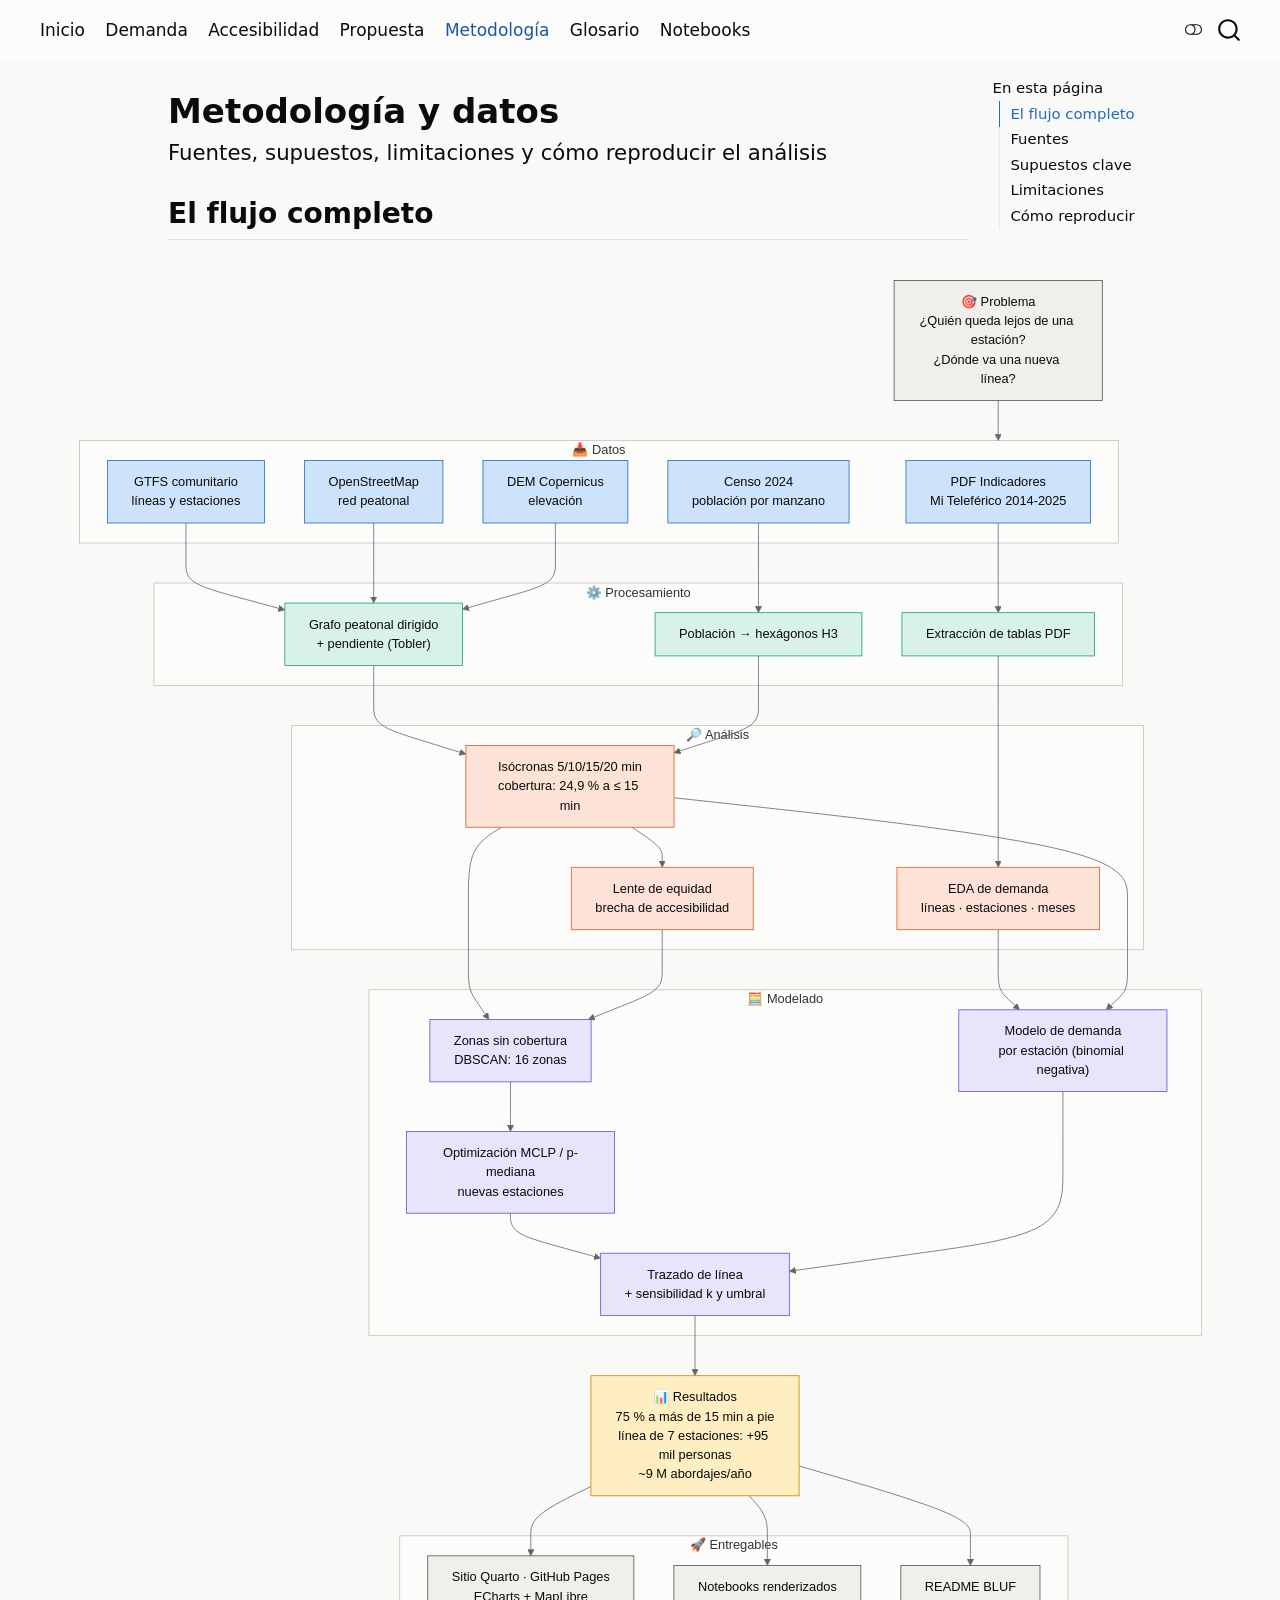
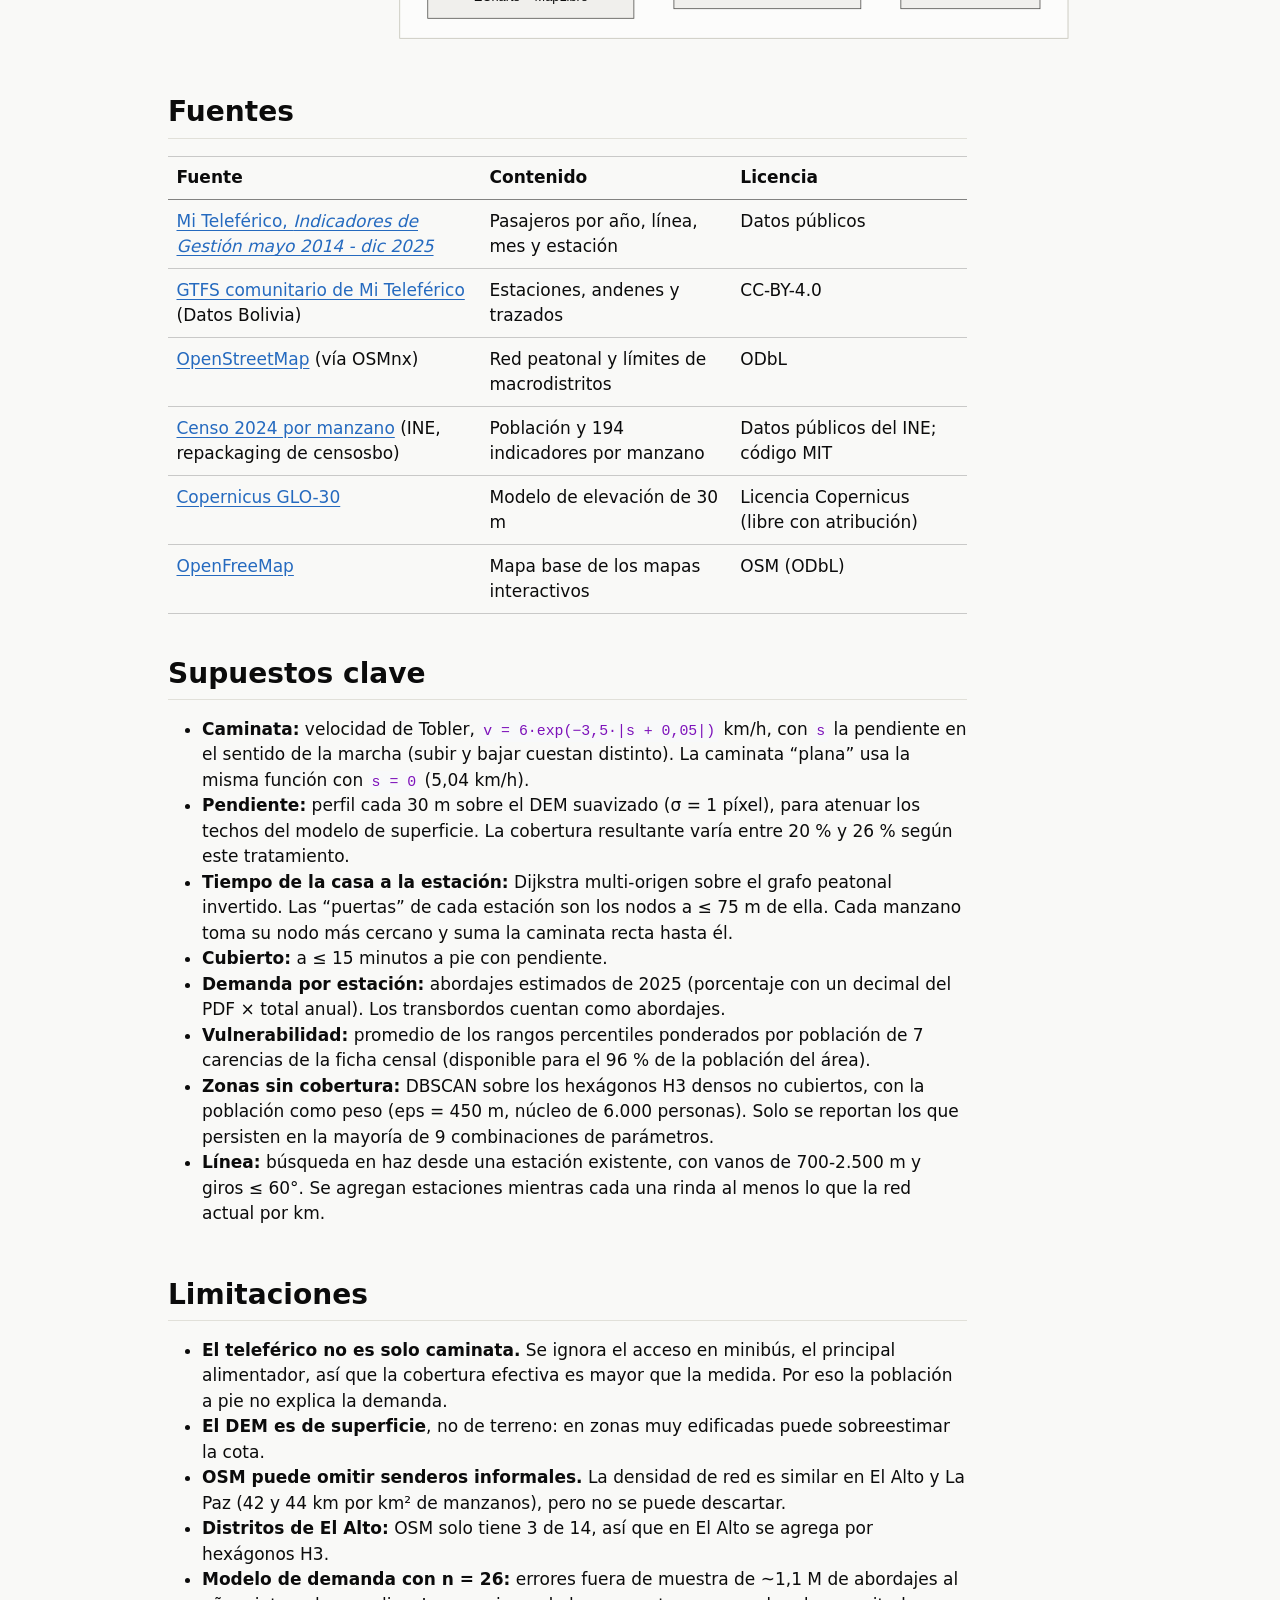
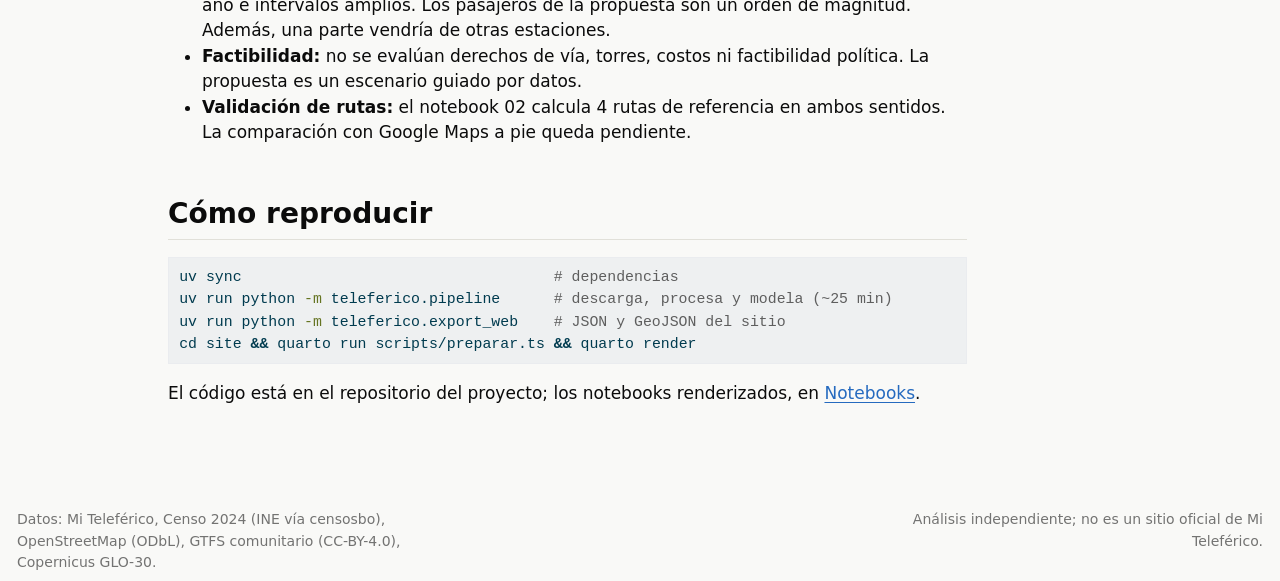
<file: metodologia.html>
<!DOCTYPE html>
<html xmlns="http://www.w3.org/1999/xhtml" lang="es" xml:lang="es"><head>

<meta charset="utf-8">
<meta name="generator" content="quarto-1.7.31">

<meta name="viewport" content="width=device-width, initial-scale=1.0, user-scalable=yes">


<title>Metodología y datos – Mi Teleférico: ¿quién queda lejos del cable?</title>
<style>
code{white-space: pre-wrap;}
span.smallcaps{font-variant: small-caps;}
div.columns{display: flex; gap: min(4vw, 1.5em);}
div.column{flex: auto; overflow-x: auto;}
div.hanging-indent{margin-left: 1.5em; text-indent: -1.5em;}
ul.task-list{list-style: none;}
ul.task-list li input[type="checkbox"] {
  width: 0.8em;
  margin: 0 0.8em 0.2em -1em; /* quarto-specific, see https://github.com/quarto-dev/quarto-cli/issues/4556 */ 
  vertical-align: middle;
}
/* CSS for syntax highlighting */
html { -webkit-text-size-adjust: 100%; }
pre > code.sourceCode { white-space: pre; position: relative; }
pre > code.sourceCode > span { display: inline-block; line-height: 1.25; }
pre > code.sourceCode > span:empty { height: 1.2em; }
.sourceCode { overflow: visible; }
code.sourceCode > span { color: inherit; text-decoration: inherit; }
div.sourceCode { margin: 1em 0; }
pre.sourceCode { margin: 0; }
@media screen {
div.sourceCode { overflow: auto; }
}
@media print {
pre > code.sourceCode { white-space: pre-wrap; }
pre > code.sourceCode > span { text-indent: -5em; padding-left: 5em; }
}
pre.numberSource code
  { counter-reset: source-line 0; }
pre.numberSource code > span
  { position: relative; left: -4em; counter-increment: source-line; }
pre.numberSource code > span > a:first-child::before
  { content: counter(source-line);
    position: relative; left: -1em; text-align: right; vertical-align: baseline;
    border: none; display: inline-block;
    -webkit-touch-callout: none; -webkit-user-select: none;
    -khtml-user-select: none; -moz-user-select: none;
    -ms-user-select: none; user-select: none;
    padding: 0 4px; width: 4em;
  }
pre.numberSource { margin-left: 3em;  padding-left: 4px; }
div.sourceCode
  {   }
@media screen {
pre > code.sourceCode > span > a:first-child::before { text-decoration: underline; }
}
</style>


<script src="site_libs/quarto-nav/quarto-nav.js"></script>
<script src="site_libs/quarto-nav/headroom.min.js"></script>
<script src="site_libs/clipboard/clipboard.min.js"></script>
<script src="site_libs/quarto-search/autocomplete.umd.js"></script>
<script src="site_libs/quarto-search/fuse.min.js"></script>
<script src="site_libs/quarto-search/quarto-search.js"></script>
<meta name="quarto:offset" content="./">
<link href="./assets/img/favicon.svg" rel="icon" type="image/svg+xml">
<script src="site_libs/quarto-html/quarto.js" type="module"></script>
<script src="site_libs/quarto-html/tabsets/tabsets.js" type="module"></script>
<script src="site_libs/quarto-html/popper.min.js"></script>
<script src="site_libs/quarto-html/tippy.umd.min.js"></script>
<script src="site_libs/quarto-html/anchor.min.js"></script>
<link href="site_libs/quarto-html/tippy.css" rel="stylesheet">
<link href="site_libs/quarto-html/quarto-syntax-highlighting-e1a5c8363afafaef2c763b6775fbf3ca.css" rel="stylesheet" class="quarto-color-scheme" id="quarto-text-highlighting-styles">
<link href="site_libs/quarto-html/quarto-syntax-highlighting-dark-8ef56b68f8fa1e9d2ba328e99e439f80.css" rel="stylesheet" class="quarto-color-scheme quarto-color-alternate" id="quarto-text-highlighting-styles">
<link href="site_libs/quarto-html/quarto-syntax-highlighting-e1a5c8363afafaef2c763b6775fbf3ca.css" rel="stylesheet" class="quarto-color-scheme-extra" id="quarto-text-highlighting-styles">
<script src="site_libs/bootstrap/bootstrap.min.js"></script>
<link href="site_libs/bootstrap/bootstrap-icons.css" rel="stylesheet">
<link href="site_libs/bootstrap/bootstrap-6c595b621499470f26c402490b503aff.min.css" rel="stylesheet" append-hash="true" class="quarto-color-scheme" id="quarto-bootstrap" data-mode="light">
<link href="site_libs/bootstrap/bootstrap-dark-f33d57418b8ae2465de997d81314bbfb.min.css" rel="stylesheet" append-hash="true" class="quarto-color-scheme quarto-color-alternate" id="quarto-bootstrap" data-mode="dark">
<link href="site_libs/bootstrap/bootstrap-6c595b621499470f26c402490b503aff.min.css" rel="stylesheet" append-hash="true" class="quarto-color-scheme-extra" id="quarto-bootstrap" data-mode="light">
<script id="quarto-search-options" type="application/json">{
  "location": "navbar",
  "copy-button": false,
  "collapse-after": 3,
  "panel-placement": "end",
  "type": "overlay",
  "limit": 50,
  "keyboard-shortcut": [
    "f",
    "/",
    "s"
  ],
  "show-item-context": false,
  "language": {
    "search-no-results-text": "Sin resultados",
    "search-matching-documents-text": "documentos encontrados",
    "search-copy-link-title": "Copiar el enlace en la búsqueda",
    "search-hide-matches-text": "Ocultar resultados adicionales",
    "search-more-match-text": "resultado adicional en este documento",
    "search-more-matches-text": "resultados adicionales en este documento",
    "search-clear-button-title": "Borrar",
    "search-text-placeholder": "",
    "search-detached-cancel-button-title": "Cancelar",
    "search-submit-button-title": "Enviar",
    "search-label": "Buscar"
  }
}</script>
<style>html{ scroll-behavior: smooth; }</style>
<meta name="mermaid-theme" content="neutral">
<script src="site_libs/quarto-diagram/mermaid.min.js"></script>
<script src="site_libs/quarto-diagram/mermaid-init.js"></script>
<link href="site_libs/quarto-diagram/mermaid.css" rel="stylesheet">


<link rel="stylesheet" href="assets/css/site.css">
</head>

<body class="nav-fixed quarto-light"><script id="quarto-html-before-body" type="application/javascript">
    const toggleBodyColorMode = (bsSheetEl) => {
      const mode = bsSheetEl.getAttribute("data-mode");
      const bodyEl = window.document.querySelector("body");
      if (mode === "dark") {
        bodyEl.classList.add("quarto-dark");
        bodyEl.classList.remove("quarto-light");
      } else {
        bodyEl.classList.add("quarto-light");
        bodyEl.classList.remove("quarto-dark");
      }
    }
    const toggleBodyColorPrimary = () => {
      const bsSheetEl = window.document.querySelector("link#quarto-bootstrap:not([rel=disabled-stylesheet])");
      if (bsSheetEl) {
        toggleBodyColorMode(bsSheetEl);
      }
    }
    const setColorSchemeToggle = (alternate) => {
      const toggles = window.document.querySelectorAll('.quarto-color-scheme-toggle');
      for (let i=0; i < toggles.length; i++) {
        const toggle = toggles[i];
        if (toggle) {
          if (alternate) {
            toggle.classList.add("alternate");
          } else {
            toggle.classList.remove("alternate");
          }
        }
      }
    };
    const toggleColorMode = (alternate) => {
      // Switch the stylesheets
      const primaryStylesheets = window.document.querySelectorAll('link.quarto-color-scheme:not(.quarto-color-alternate)');
      const alternateStylesheets = window.document.querySelectorAll('link.quarto-color-scheme.quarto-color-alternate');
      manageTransitions('#quarto-margin-sidebar .nav-link', false);
      if (alternate) {
        // note: dark is layered on light, we don't disable primary!
        enableStylesheet(alternateStylesheets);
        for (const sheetNode of alternateStylesheets) {
          if (sheetNode.id === "quarto-bootstrap") {
            toggleBodyColorMode(sheetNode);
          }
        }
      } else {
        disableStylesheet(alternateStylesheets);
        enableStylesheet(primaryStylesheets)
        toggleBodyColorPrimary();
      }
      manageTransitions('#quarto-margin-sidebar .nav-link', true);
      // Switch the toggles
      setColorSchemeToggle(alternate)
      // Hack to workaround the fact that safari doesn't
      // properly recolor the scrollbar when toggling (#1455)
      if (navigator.userAgent.indexOf('Safari') > 0 && navigator.userAgent.indexOf('Chrome') == -1) {
        manageTransitions("body", false);
        window.scrollTo(0, 1);
        setTimeout(() => {
          window.scrollTo(0, 0);
          manageTransitions("body", true);
        }, 40);
      }
    }
    const disableStylesheet = (stylesheets) => {
      for (let i=0; i < stylesheets.length; i++) {
        const stylesheet = stylesheets[i];
        stylesheet.rel = 'disabled-stylesheet';
      }
    }
    const enableStylesheet = (stylesheets) => {
      for (let i=0; i < stylesheets.length; i++) {
        const stylesheet = stylesheets[i];
        if(stylesheet.rel !== 'stylesheet') { // for Chrome, which will still FOUC without this check
          stylesheet.rel = 'stylesheet';
        }
      }
    }
    const manageTransitions = (selector, allowTransitions) => {
      const els = window.document.querySelectorAll(selector);
      for (let i=0; i < els.length; i++) {
        const el = els[i];
        if (allowTransitions) {
          el.classList.remove('notransition');
        } else {
          el.classList.add('notransition');
        }
      }
    }
    const isFileUrl = () => {
      return window.location.protocol === 'file:';
    }
    const hasAlternateSentinel = () => {
      let styleSentinel = getColorSchemeSentinel();
      if (styleSentinel !== null) {
        return styleSentinel === "alternate";
      } else {
        return false;
      }
    }
    const setStyleSentinel = (alternate) => {
      const value = alternate ? "alternate" : "default";
      if (!isFileUrl()) {
        window.localStorage.setItem("quarto-color-scheme", value);
      } else {
        localAlternateSentinel = value;
      }
    }
    const getColorSchemeSentinel = () => {
      if (!isFileUrl()) {
        const storageValue = window.localStorage.getItem("quarto-color-scheme");
        return storageValue != null ? storageValue : localAlternateSentinel;
      } else {
        return localAlternateSentinel;
      }
    }
    const toggleGiscusIfUsed = (isAlternate, darkModeDefault) => {
      const baseTheme = document.querySelector('#giscus-base-theme')?.value ?? 'light';
      const alternateTheme = document.querySelector('#giscus-alt-theme')?.value ?? 'dark';
      let newTheme = '';
      if(authorPrefersDark) {
        newTheme = isAlternate ? baseTheme : alternateTheme;
      } else {
        newTheme = isAlternate ? alternateTheme : baseTheme;
      }
      const changeGiscusTheme = () => {
        // From: https://github.com/giscus/giscus/issues/336
        const sendMessage = (message) => {
          const iframe = document.querySelector('iframe.giscus-frame');
          if (!iframe) return;
          iframe.contentWindow.postMessage({ giscus: message }, 'https://giscus.app');
        }
        sendMessage({
          setConfig: {
            theme: newTheme
          }
        });
      }
      const isGiscussLoaded = window.document.querySelector('iframe.giscus-frame') !== null;
      if (isGiscussLoaded) {
        changeGiscusTheme();
      }
    };
    const authorPrefersDark = false;
    const darkModeDefault = authorPrefersDark;
      document.querySelector('link#quarto-text-highlighting-styles.quarto-color-scheme-extra').rel = 'disabled-stylesheet';
      document.querySelector('link#quarto-bootstrap.quarto-color-scheme-extra').rel = 'disabled-stylesheet';
    let localAlternateSentinel = darkModeDefault ? 'alternate' : 'default';
    // Dark / light mode switch
    window.quartoToggleColorScheme = () => {
      // Read the current dark / light value
      let toAlternate = !hasAlternateSentinel();
      toggleColorMode(toAlternate);
      setStyleSentinel(toAlternate);
      toggleGiscusIfUsed(toAlternate, darkModeDefault);
      window.dispatchEvent(new Event('resize'));
    };
    // Switch to dark mode if need be
    if (hasAlternateSentinel()) {
      toggleColorMode(true);
    } else {
      toggleColorMode(false);
    }
  </script>

<div id="quarto-search-results"></div>
  <header id="quarto-header" class="headroom fixed-top">
    <nav class="navbar navbar-expand-lg " data-bs-theme="dark">
      <div class="navbar-container container-fluid">
            <div id="quarto-search" class="" title="Buscar"></div>
          <button class="navbar-toggler" type="button" data-bs-toggle="collapse" data-bs-target="#navbarCollapse" aria-controls="navbarCollapse" role="menu" aria-expanded="false" aria-label="Navegación de palanca" onclick="if (window.quartoToggleHeadroom) { window.quartoToggleHeadroom(); }">
  <span class="navbar-toggler-icon"></span>
</button>
          <div class="collapse navbar-collapse" id="navbarCollapse">
            <ul class="navbar-nav navbar-nav-scroll me-auto">
  <li class="nav-item">
    <a class="nav-link" href="./index.html"> 
<span class="menu-text">Inicio</span></a>
  </li>  
  <li class="nav-item">
    <a class="nav-link" href="./demanda.html"> 
<span class="menu-text">Demanda</span></a>
  </li>  
  <li class="nav-item">
    <a class="nav-link" href="./accesibilidad.html"> 
<span class="menu-text">Accesibilidad</span></a>
  </li>  
  <li class="nav-item">
    <a class="nav-link" href="./propuesta.html"> 
<span class="menu-text">Propuesta</span></a>
  </li>  
  <li class="nav-item">
    <a class="nav-link active" href="./metodologia.html" aria-current="page"> 
<span class="menu-text">Metodología</span></a>
  </li>  
  <li class="nav-item">
    <a class="nav-link" href="./glosario.html"> 
<span class="menu-text">Glosario</span></a>
  </li>  
  <li class="nav-item">
    <a class="nav-link" href="./notebooks.html"> 
<span class="menu-text">Notebooks</span></a>
  </li>  
</ul>
          </div> <!-- /navcollapse -->
            <div class="quarto-navbar-tools">
  <a href="" class="quarto-color-scheme-toggle quarto-navigation-tool  px-1" onclick="window.quartoToggleColorScheme(); return false;" title="Alternar modo oscuro"><i class="bi"></i></a>
</div>
      </div> <!-- /container-fluid -->
    </nav>
</header>
<!-- content -->
<div id="quarto-content" class="quarto-container page-columns page-rows-contents page-layout-article page-navbar">
<!-- sidebar -->
<!-- margin-sidebar -->
    <div id="quarto-margin-sidebar" class="sidebar margin-sidebar">
        <nav id="TOC" role="doc-toc" class="toc-active">
    <h2 id="toc-title">En esta página</h2>
   
  <ul>
  <li><a href="#el-flujo-completo" id="toc-el-flujo-completo" class="nav-link active" data-scroll-target="#el-flujo-completo">El flujo completo</a></li>
  <li><a href="#fuentes" id="toc-fuentes" class="nav-link" data-scroll-target="#fuentes">Fuentes</a></li>
  <li><a href="#supuestos-clave" id="toc-supuestos-clave" class="nav-link" data-scroll-target="#supuestos-clave">Supuestos clave</a></li>
  <li><a href="#limitaciones" id="toc-limitaciones" class="nav-link" data-scroll-target="#limitaciones">Limitaciones</a></li>
  <li><a href="#cómo-reproducir" id="toc-cómo-reproducir" class="nav-link" data-scroll-target="#cómo-reproducir">Cómo reproducir</a></li>
  </ul>
</nav>
    </div>
<!-- main -->
<main class="content page-columns page-full" id="quarto-document-content">


<header id="title-block-header" class="quarto-title-block default">
<div class="quarto-title">
<h1 class="title">Metodología y datos</h1>
<p class="subtitle lead">Fuentes, supuestos, limitaciones y cómo reproducir el análisis</p>
</div>



<div class="quarto-title-meta">

    
  
    
  </div>
  


</header>


<section id="el-flujo-completo" class="level2 page-columns page-full">
<h2 class="anchored" data-anchor-id="el-flujo-completo">El flujo completo</h2>
<div class="column-page">
<div class="cell" data-file="assets/diagrama.mmd" data-fig-responsive="true" data-layout-align="default">
<div class="cell-output-display">
<div>
<p></p><figure class="figure"><p></p>
<div>
<pre class="mermaid mermaid-js">flowchart TB
    P["🎯 Problema&lt;br/&gt;¿Quién queda lejos de una estación?&lt;br/&gt;¿Dónde va una nueva línea?"]

    subgraph D["📥 Datos"]
        D1["PDF Indicadores&lt;br/&gt;Mi Teleférico 2014-2025"]
        D3["GTFS comunitario&lt;br/&gt;líneas y estaciones"]
        D4["OpenStreetMap&lt;br/&gt;red peatonal"]
        D5["Censo 2024&lt;br/&gt;población por manzano"]
        D6["DEM Copernicus&lt;br/&gt;elevación"]
    end

    subgraph T["⚙️ Procesamiento"]
        T1["Extracción de tablas PDF"]
        T2["Grafo peatonal dirigido&lt;br/&gt;+ pendiente (Tobler)"]
        T3["Población → hexágonos H3"]
    end

    subgraph A["🔎 Análisis"]
        A1["EDA de demanda&lt;br/&gt;líneas · estaciones · meses"]
        A2["Isócronas 5/10/15/20 min&lt;br/&gt;cobertura: 24,9 % a ≤ 15 min"]
        A3["Lente de equidad&lt;br/&gt;brecha de accesibilidad"]
    end

    subgraph M["🧮 Modelado"]
        M0["Zonas sin cobertura&lt;br/&gt;DBSCAN: 16 zonas"]
        M1["Modelo de demanda&lt;br/&gt;por estación (binomial negativa)"]
        M2["Optimización MCLP / p-mediana&lt;br/&gt;nuevas estaciones"]
        M3["Trazado de línea&lt;br/&gt;+ sensibilidad k y umbral"]
    end

    R["📊 Resultados&lt;br/&gt;75 % a más de 15 min a pie&lt;br/&gt;línea de 7 estaciones: +95 mil personas&lt;br/&gt;~9 M abordajes/año"]

    subgraph E["🚀 Entregables"]
        E1["Sitio Quarto · GitHub Pages&lt;br/&gt;ECharts + MapLibre"]
        E2["Notebooks renderizados"]
        E3["README BLUF"]
    end

    P --&gt; D
    D1 --&gt; T1
    D3 &amp; D4 &amp; D6 --&gt; T2
    D5 --&gt; T3
    T1 --&gt; A1
    T2 &amp; T3 --&gt; A2
    A2 --&gt; A3
    A1 &amp; A2 --&gt; M1
    A2 &amp; A3 --&gt; M0
    M0 --&gt; M2
    M2 --&gt; M3
    M1 --&gt; M3
    M3 --&gt; R
    R --&gt; E1 &amp; E2 &amp; E3

    %% Colores por etapa (paleta del sitio). Los subgrafos quedan neutros.
    classDef problema fill:#f0efec,stroke:#52514e,color:#0b0b0b
    classDef datos fill:#cde2fb,stroke:#256abf,color:#0b0b0b
    classDef proc fill:#d9f2e8,stroke:#199e70,color:#0b0b0b
    classDef analisis fill:#fde3d7,stroke:#d95926,color:#0b0b0b
    classDef modelo fill:#e8e4fb,stroke:#6250d6,color:#0b0b0b
    classDef resultado fill:#ffeec2,stroke:#c98500,color:#0b0b0b
    classDef entrega fill:#f0efec,stroke:#52514e,color:#0b0b0b
    class P problema
    class D1,D3,D4,D5,D6 datos
    class T1,T2,T3 proc
    class A1,A2,A3 analisis
    class M0,M1,M2,M3 modelo
    class R resultado
    class E1,E2,E3 entrega
    style D fill:#fcfcfb,stroke:#c3c2b7
    style T fill:#fcfcfb,stroke:#c3c2b7
    style A fill:#fcfcfb,stroke:#c3c2b7
    style M fill:#fcfcfb,stroke:#c3c2b7
    style E fill:#fcfcfb,stroke:#c3c2b7

    click A1 "demanda.html"
    click A2 "accesibilidad.html"
    click A3 "accesibilidad.html#equidad"
    click M0 "propuesta.html"
    click M1 "propuesta.html#modelo-de-demanda"
    click M2 "propuesta.html"
    click M3 "propuesta.html"
    click T2 "notebooks/02_red_peatonal_pendiente.html"
    click E2 "notebooks.html"
</pre>
</div>
<p></p></figure><p></p>
</div>
</div>
</div>
</div>
</section>
<section id="fuentes" class="level2">
<h2 class="anchored" data-anchor-id="fuentes">Fuentes</h2>
<table class="caption-top table">
<thead>
<tr class="header">
<th>Fuente</th>
<th>Contenido</th>
<th>Licencia</th>
</tr>
</thead>
<tbody>
<tr class="odd">
<td><a href="https://adminweb.miteleferico.bo/uploads/INDICADORTES_DIC_2025_final_comprimido_934425e7d3.pdf">Mi Teleférico, <em>Indicadores de Gestión mayo 2014 - dic 2025</em></a></td>
<td>Pasajeros por año, línea, mes y estación</td>
<td>Datos públicos</td>
</tr>
<tr class="even">
<td><a href="https://datosbolivia.github.io/gtfs/mi-teleferico.zip">GTFS comunitario de Mi Teleférico</a> (Datos Bolivia)</td>
<td>Estaciones, andenes y trazados</td>
<td>CC-BY-4.0</td>
</tr>
<tr class="odd">
<td><a href="https://www.openstreetmap.org/copyright">OpenStreetMap</a> (vía OSMnx)</td>
<td>Red peatonal y límites de macrodistritos</td>
<td>ODbL</td>
</tr>
<tr class="even">
<td><a href="https://github.com/lab-tecnosocial/censosbo">Censo 2024 por manzano</a> (INE, repackaging de censosbo)</td>
<td>Población y 194 indicadores por manzano</td>
<td>Datos públicos del INE; código MIT</td>
</tr>
<tr class="odd">
<td><a href="https://registry.opendata.aws/copernicus-dem/">Copernicus GLO-30</a></td>
<td>Modelo de elevación de 30 m</td>
<td>Licencia Copernicus (libre con atribución)</td>
</tr>
<tr class="even">
<td><a href="https://openfreemap.org/">OpenFreeMap</a></td>
<td>Mapa base de los mapas interactivos</td>
<td>OSM (ODbL)</td>
</tr>
</tbody>
</table>
</section>
<section id="supuestos-clave" class="level2">
<h2 class="anchored" data-anchor-id="supuestos-clave">Supuestos clave</h2>
<ul>
<li><strong>Caminata:</strong> velocidad de Tobler, <code>v = 6·exp(−3,5·|s + 0,05|)</code> km/h, con <code>s</code> la pendiente en el sentido de la marcha (subir y bajar cuestan distinto). La caminata “plana” usa la misma función con <code>s = 0</code> (5,04 km/h).</li>
<li><strong>Pendiente:</strong> perfil cada 30 m sobre el DEM suavizado (σ = 1 píxel), para atenuar los techos del modelo de superficie. La cobertura resultante varía entre 20 % y 26 % según este tratamiento.</li>
<li><strong>Tiempo de la casa a la estación:</strong> Dijkstra multi-origen sobre el grafo peatonal invertido. Las “puertas” de cada estación son los nodos a ≤ 75 m de ella. Cada manzano toma su nodo más cercano y suma la caminata recta hasta él.</li>
<li><strong>Cubierto:</strong> a ≤ 15 minutos a pie con pendiente.</li>
<li><strong>Demanda por estación:</strong> abordajes estimados de 2025 (porcentaje con un decimal del PDF × total anual). Los transbordos cuentan como abordajes.</li>
<li><strong>Vulnerabilidad:</strong> promedio de los rangos percentiles ponderados por población de 7 carencias de la ficha censal (disponible para el 96 % de la población del área).</li>
<li><strong>Zonas sin cobertura:</strong> DBSCAN sobre los hexágonos H3 densos no cubiertos, con la población como peso (eps = 450 m, núcleo de 6.000 personas). Solo se reportan los que persisten en la mayoría de 9 combinaciones de parámetros.</li>
<li><strong>Línea:</strong> búsqueda en haz desde una estación existente, con vanos de 700-2.500 m y giros ≤ 60°. Se agregan estaciones mientras cada una rinda al menos lo que la red actual por km.</li>
</ul>
</section>
<section id="limitaciones" class="level2">
<h2 class="anchored" data-anchor-id="limitaciones">Limitaciones</h2>
<ul>
<li><strong>El teleférico no es solo caminata.</strong> Se ignora el acceso en minibús, el principal alimentador, así que la cobertura efectiva es mayor que la medida. Por eso la población a pie no explica la demanda.</li>
<li><strong>El DEM es de superficie</strong>, no de terreno: en zonas muy edificadas puede sobreestimar la cota.</li>
<li><strong>OSM puede omitir senderos informales.</strong> La densidad de red es similar en El Alto y La Paz (42 y 44 km por km² de manzanos), pero no se puede descartar.</li>
<li><strong>Distritos de El Alto:</strong> OSM solo tiene 3 de 14, así que en El Alto se agrega por hexágonos H3.</li>
<li><strong>Modelo de demanda con n = 26:</strong> errores fuera de muestra de ~1,1 M de abordajes al año e intervalos amplios. Los pasajeros de la propuesta son un orden de magnitud. Además, una parte vendría de otras estaciones.</li>
<li><strong>Factibilidad:</strong> no se evalúan derechos de vía, torres, costos ni factibilidad política. La propuesta es un escenario guiado por datos.</li>
<li><strong>Validación de rutas:</strong> el notebook 02 calcula 4 rutas de referencia en ambos sentidos. La comparación con Google Maps a pie queda pendiente.</li>
</ul>
</section>
<section id="cómo-reproducir" class="level2">
<h2 class="anchored" data-anchor-id="cómo-reproducir">Cómo reproducir</h2>
<div class="sourceCode" id="cb1"><pre class="sourceCode bash code-with-copy"><code class="sourceCode bash"><span id="cb1-1"><a href="#cb1-1" aria-hidden="true" tabindex="-1"></a><span class="ex">uv</span> sync                                   <span class="co"># dependencias</span></span>
<span id="cb1-2"><a href="#cb1-2" aria-hidden="true" tabindex="-1"></a><span class="ex">uv</span> run python <span class="at">-m</span> teleferico.pipeline      <span class="co"># descarga, procesa y modela (~25 min)</span></span>
<span id="cb1-3"><a href="#cb1-3" aria-hidden="true" tabindex="-1"></a><span class="ex">uv</span> run python <span class="at">-m</span> teleferico.export_web    <span class="co"># JSON y GeoJSON del sitio</span></span>
<span id="cb1-4"><a href="#cb1-4" aria-hidden="true" tabindex="-1"></a><span class="bu">cd</span> site <span class="kw">&amp;&amp;</span> <span class="ex">quarto</span> run scripts/preparar.ts <span class="kw">&amp;&amp;</span> <span class="ex">quarto</span> render</span></code><button title="Copiar al portapapeles" class="code-copy-button"><i class="bi"></i></button></pre></div>
<p>El código está en el repositorio del proyecto; los notebooks renderizados, en <a href="./notebooks.html">Notebooks</a>.</p>


</section>

</main> <!-- /main -->
<script id="quarto-html-after-body" type="application/javascript">
  window.document.addEventListener("DOMContentLoaded", function (event) {
    // Ensure there is a toggle, if there isn't float one in the top right
    if (window.document.querySelector('.quarto-color-scheme-toggle') === null) {
      const a = window.document.createElement('a');
      a.classList.add('top-right');
      a.classList.add('quarto-color-scheme-toggle');
      a.href = "";
      a.onclick = function() { try { window.quartoToggleColorScheme(); } catch {} return false; };
      const i = window.document.createElement("i");
      i.classList.add('bi');
      a.appendChild(i);
      window.document.body.appendChild(a);
    }
    setColorSchemeToggle(hasAlternateSentinel())
    const icon = "";
    const anchorJS = new window.AnchorJS();
    anchorJS.options = {
      placement: 'right',
      icon: icon
    };
    anchorJS.add('.anchored');
    const isCodeAnnotation = (el) => {
      for (const clz of el.classList) {
        if (clz.startsWith('code-annotation-')) {                     
          return true;
        }
      }
      return false;
    }
    const onCopySuccess = function(e) {
      // button target
      const button = e.trigger;
      // don't keep focus
      button.blur();
      // flash "checked"
      button.classList.add('code-copy-button-checked');
      var currentTitle = button.getAttribute("title");
      button.setAttribute("title", "Copiado");
      let tooltip;
      if (window.bootstrap) {
        button.setAttribute("data-bs-toggle", "tooltip");
        button.setAttribute("data-bs-placement", "left");
        button.setAttribute("data-bs-title", "Copiado");
        tooltip = new bootstrap.Tooltip(button, 
          { trigger: "manual", 
            customClass: "code-copy-button-tooltip",
            offset: [0, -8]});
        tooltip.show();    
      }
      setTimeout(function() {
        if (tooltip) {
          tooltip.hide();
          button.removeAttribute("data-bs-title");
          button.removeAttribute("data-bs-toggle");
          button.removeAttribute("data-bs-placement");
        }
        button.setAttribute("title", currentTitle);
        button.classList.remove('code-copy-button-checked');
      }, 1000);
      // clear code selection
      e.clearSelection();
    }
    const getTextToCopy = function(trigger) {
        const codeEl = trigger.previousElementSibling.cloneNode(true);
        for (const childEl of codeEl.children) {
          if (isCodeAnnotation(childEl)) {
            childEl.remove();
          }
        }
        return codeEl.innerText;
    }
    const clipboard = new window.ClipboardJS('.code-copy-button:not([data-in-quarto-modal])', {
      text: getTextToCopy
    });
    clipboard.on('success', onCopySuccess);
    if (window.document.getElementById('quarto-embedded-source-code-modal')) {
      const clipboardModal = new window.ClipboardJS('.code-copy-button[data-in-quarto-modal]', {
        text: getTextToCopy,
        container: window.document.getElementById('quarto-embedded-source-code-modal')
      });
      clipboardModal.on('success', onCopySuccess);
    }
      var localhostRegex = new RegExp(/^(?:http|https):\/\/localhost\:?[0-9]*\//);
      var mailtoRegex = new RegExp(/^mailto:/);
        var filterRegex = new RegExp("https:\/\/freddxvill\.github\.io\/analisis-proyeccion-linea-teleferico-la-paz-bolivia\/");
      var isInternal = (href) => {
          return filterRegex.test(href) || localhostRegex.test(href) || mailtoRegex.test(href);
      }
      // Inspect non-navigation links and adorn them if external
     var links = window.document.querySelectorAll('a[href]:not(.nav-link):not(.navbar-brand):not(.toc-action):not(.sidebar-link):not(.sidebar-item-toggle):not(.pagination-link):not(.no-external):not([aria-hidden]):not(.dropdown-item):not(.quarto-navigation-tool):not(.about-link)');
      for (var i=0; i<links.length; i++) {
        const link = links[i];
        if (!isInternal(link.href)) {
          // undo the damage that might have been done by quarto-nav.js in the case of
          // links that we want to consider external
          if (link.dataset.originalHref !== undefined) {
            link.href = link.dataset.originalHref;
          }
            // target, if specified
            link.setAttribute("target", "_blank");
            if (link.getAttribute("rel") === null) {
              link.setAttribute("rel", "noopener");
            }
        }
      }
    function tippyHover(el, contentFn, onTriggerFn, onUntriggerFn) {
      const config = {
        allowHTML: true,
        maxWidth: 500,
        delay: 100,
        arrow: false,
        appendTo: function(el) {
            return el.parentElement;
        },
        interactive: true,
        interactiveBorder: 10,
        theme: 'quarto',
        placement: 'bottom-start',
      };
      if (contentFn) {
        config.content = contentFn;
      }
      if (onTriggerFn) {
        config.onTrigger = onTriggerFn;
      }
      if (onUntriggerFn) {
        config.onUntrigger = onUntriggerFn;
      }
      window.tippy(el, config); 
    }
    const noterefs = window.document.querySelectorAll('a[role="doc-noteref"]');
    for (var i=0; i<noterefs.length; i++) {
      const ref = noterefs[i];
      tippyHover(ref, function() {
        // use id or data attribute instead here
        let href = ref.getAttribute('data-footnote-href') || ref.getAttribute('href');
        try { href = new URL(href).hash; } catch {}
        const id = href.replace(/^#\/?/, "");
        const note = window.document.getElementById(id);
        if (note) {
          return note.innerHTML;
        } else {
          return "";
        }
      });
    }
    const xrefs = window.document.querySelectorAll('a.quarto-xref');
    const processXRef = (id, note) => {
      // Strip column container classes
      const stripColumnClz = (el) => {
        el.classList.remove("page-full", "page-columns");
        if (el.children) {
          for (const child of el.children) {
            stripColumnClz(child);
          }
        }
      }
      stripColumnClz(note)
      if (id === null || id.startsWith('sec-')) {
        // Special case sections, only their first couple elements
        const container = document.createElement("div");
        if (note.children && note.children.length > 2) {
          container.appendChild(note.children[0].cloneNode(true));
          for (let i = 1; i < note.children.length; i++) {
            const child = note.children[i];
            if (child.tagName === "P" && child.innerText === "") {
              continue;
            } else {
              container.appendChild(child.cloneNode(true));
              break;
            }
          }
          if (window.Quarto?.typesetMath) {
            window.Quarto.typesetMath(container);
          }
          return container.innerHTML
        } else {
          if (window.Quarto?.typesetMath) {
            window.Quarto.typesetMath(note);
          }
          return note.innerHTML;
        }
      } else {
        // Remove any anchor links if they are present
        const anchorLink = note.querySelector('a.anchorjs-link');
        if (anchorLink) {
          anchorLink.remove();
        }
        if (window.Quarto?.typesetMath) {
          window.Quarto.typesetMath(note);
        }
        if (note.classList.contains("callout")) {
          return note.outerHTML;
        } else {
          return note.innerHTML;
        }
      }
    }
    for (var i=0; i<xrefs.length; i++) {
      const xref = xrefs[i];
      tippyHover(xref, undefined, function(instance) {
        instance.disable();
        let url = xref.getAttribute('href');
        let hash = undefined; 
        if (url.startsWith('#')) {
          hash = url;
        } else {
          try { hash = new URL(url).hash; } catch {}
        }
        if (hash) {
          const id = hash.replace(/^#\/?/, "");
          const note = window.document.getElementById(id);
          if (note !== null) {
            try {
              const html = processXRef(id, note.cloneNode(true));
              instance.setContent(html);
            } finally {
              instance.enable();
              instance.show();
            }
          } else {
            // See if we can fetch this
            fetch(url.split('#')[0])
            .then(res => res.text())
            .then(html => {
              const parser = new DOMParser();
              const htmlDoc = parser.parseFromString(html, "text/html");
              const note = htmlDoc.getElementById(id);
              if (note !== null) {
                const html = processXRef(id, note);
                instance.setContent(html);
              } 
            }).finally(() => {
              instance.enable();
              instance.show();
            });
          }
        } else {
          // See if we can fetch a full url (with no hash to target)
          // This is a special case and we should probably do some content thinning / targeting
          fetch(url)
          .then(res => res.text())
          .then(html => {
            const parser = new DOMParser();
            const htmlDoc = parser.parseFromString(html, "text/html");
            const note = htmlDoc.querySelector('main.content');
            if (note !== null) {
              // This should only happen for chapter cross references
              // (since there is no id in the URL)
              // remove the first header
              if (note.children.length > 0 && note.children[0].tagName === "HEADER") {
                note.children[0].remove();
              }
              const html = processXRef(null, note);
              instance.setContent(html);
            } 
          }).finally(() => {
            instance.enable();
            instance.show();
          });
        }
      }, function(instance) {
      });
    }
        let selectedAnnoteEl;
        const selectorForAnnotation = ( cell, annotation) => {
          let cellAttr = 'data-code-cell="' + cell + '"';
          let lineAttr = 'data-code-annotation="' +  annotation + '"';
          const selector = 'span[' + cellAttr + '][' + lineAttr + ']';
          return selector;
        }
        const selectCodeLines = (annoteEl) => {
          const doc = window.document;
          const targetCell = annoteEl.getAttribute("data-target-cell");
          const targetAnnotation = annoteEl.getAttribute("data-target-annotation");
          const annoteSpan = window.document.querySelector(selectorForAnnotation(targetCell, targetAnnotation));
          const lines = annoteSpan.getAttribute("data-code-lines").split(",");
          const lineIds = lines.map((line) => {
            return targetCell + "-" + line;
          })
          let top = null;
          let height = null;
          let parent = null;
          if (lineIds.length > 0) {
              //compute the position of the single el (top and bottom and make a div)
              const el = window.document.getElementById(lineIds[0]);
              top = el.offsetTop;
              height = el.offsetHeight;
              parent = el.parentElement.parentElement;
            if (lineIds.length > 1) {
              const lastEl = window.document.getElementById(lineIds[lineIds.length - 1]);
              const bottom = lastEl.offsetTop + lastEl.offsetHeight;
              height = bottom - top;
            }
            if (top !== null && height !== null && parent !== null) {
              // cook up a div (if necessary) and position it 
              let div = window.document.getElementById("code-annotation-line-highlight");
              if (div === null) {
                div = window.document.createElement("div");
                div.setAttribute("id", "code-annotation-line-highlight");
                div.style.position = 'absolute';
                parent.appendChild(div);
              }
              div.style.top = top - 2 + "px";
              div.style.height = height + 4 + "px";
              div.style.left = 0;
              let gutterDiv = window.document.getElementById("code-annotation-line-highlight-gutter");
              if (gutterDiv === null) {
                gutterDiv = window.document.createElement("div");
                gutterDiv.setAttribute("id", "code-annotation-line-highlight-gutter");
                gutterDiv.style.position = 'absolute';
                const codeCell = window.document.getElementById(targetCell);
                const gutter = codeCell.querySelector('.code-annotation-gutter');
                gutter.appendChild(gutterDiv);
              }
              gutterDiv.style.top = top - 2 + "px";
              gutterDiv.style.height = height + 4 + "px";
            }
            selectedAnnoteEl = annoteEl;
          }
        };
        const unselectCodeLines = () => {
          const elementsIds = ["code-annotation-line-highlight", "code-annotation-line-highlight-gutter"];
          elementsIds.forEach((elId) => {
            const div = window.document.getElementById(elId);
            if (div) {
              div.remove();
            }
          });
          selectedAnnoteEl = undefined;
        };
          // Handle positioning of the toggle
      window.addEventListener(
        "resize",
        throttle(() => {
          elRect = undefined;
          if (selectedAnnoteEl) {
            selectCodeLines(selectedAnnoteEl);
          }
        }, 10)
      );
      function throttle(fn, ms) {
      let throttle = false;
      let timer;
        return (...args) => {
          if(!throttle) { // first call gets through
              fn.apply(this, args);
              throttle = true;
          } else { // all the others get throttled
              if(timer) clearTimeout(timer); // cancel #2
              timer = setTimeout(() => {
                fn.apply(this, args);
                timer = throttle = false;
              }, ms);
          }
        };
      }
        // Attach click handler to the DT
        const annoteDls = window.document.querySelectorAll('dt[data-target-cell]');
        for (const annoteDlNode of annoteDls) {
          annoteDlNode.addEventListener('click', (event) => {
            const clickedEl = event.target;
            if (clickedEl !== selectedAnnoteEl) {
              unselectCodeLines();
              const activeEl = window.document.querySelector('dt[data-target-cell].code-annotation-active');
              if (activeEl) {
                activeEl.classList.remove('code-annotation-active');
              }
              selectCodeLines(clickedEl);
              clickedEl.classList.add('code-annotation-active');
            } else {
              // Unselect the line
              unselectCodeLines();
              clickedEl.classList.remove('code-annotation-active');
            }
          });
        }
    const findCites = (el) => {
      const parentEl = el.parentElement;
      if (parentEl) {
        const cites = parentEl.dataset.cites;
        if (cites) {
          return {
            el,
            cites: cites.split(' ')
          };
        } else {
          return findCites(el.parentElement)
        }
      } else {
        return undefined;
      }
    };
    var bibliorefs = window.document.querySelectorAll('a[role="doc-biblioref"]');
    for (var i=0; i<bibliorefs.length; i++) {
      const ref = bibliorefs[i];
      const citeInfo = findCites(ref);
      if (citeInfo) {
        tippyHover(citeInfo.el, function() {
          var popup = window.document.createElement('div');
          citeInfo.cites.forEach(function(cite) {
            var citeDiv = window.document.createElement('div');
            citeDiv.classList.add('hanging-indent');
            citeDiv.classList.add('csl-entry');
            var biblioDiv = window.document.getElementById('ref-' + cite);
            if (biblioDiv) {
              citeDiv.innerHTML = biblioDiv.innerHTML;
            }
            popup.appendChild(citeDiv);
          });
          return popup.innerHTML;
        });
      }
    }
  });
  </script>
</div> <!-- /content -->
<footer class="footer">
  <div class="nav-footer">
    <div class="nav-footer-left">
<p>Datos: Mi Teleférico, Censo 2024 (INE vía censosbo), OpenStreetMap (ODbL), GTFS comunitario (CC-BY-4.0), Copernicus GLO-30.</p>
</div>   
    <div class="nav-footer-center">
      &nbsp;
    </div>
    <div class="nav-footer-right">
<p>Análisis independiente; no es un sitio oficial de Mi Teleférico.</p>
</div>
  </div>
</footer>




<script src="site_libs/quarto-html/zenscroll-min.js"></script>
</body></html>
</file>
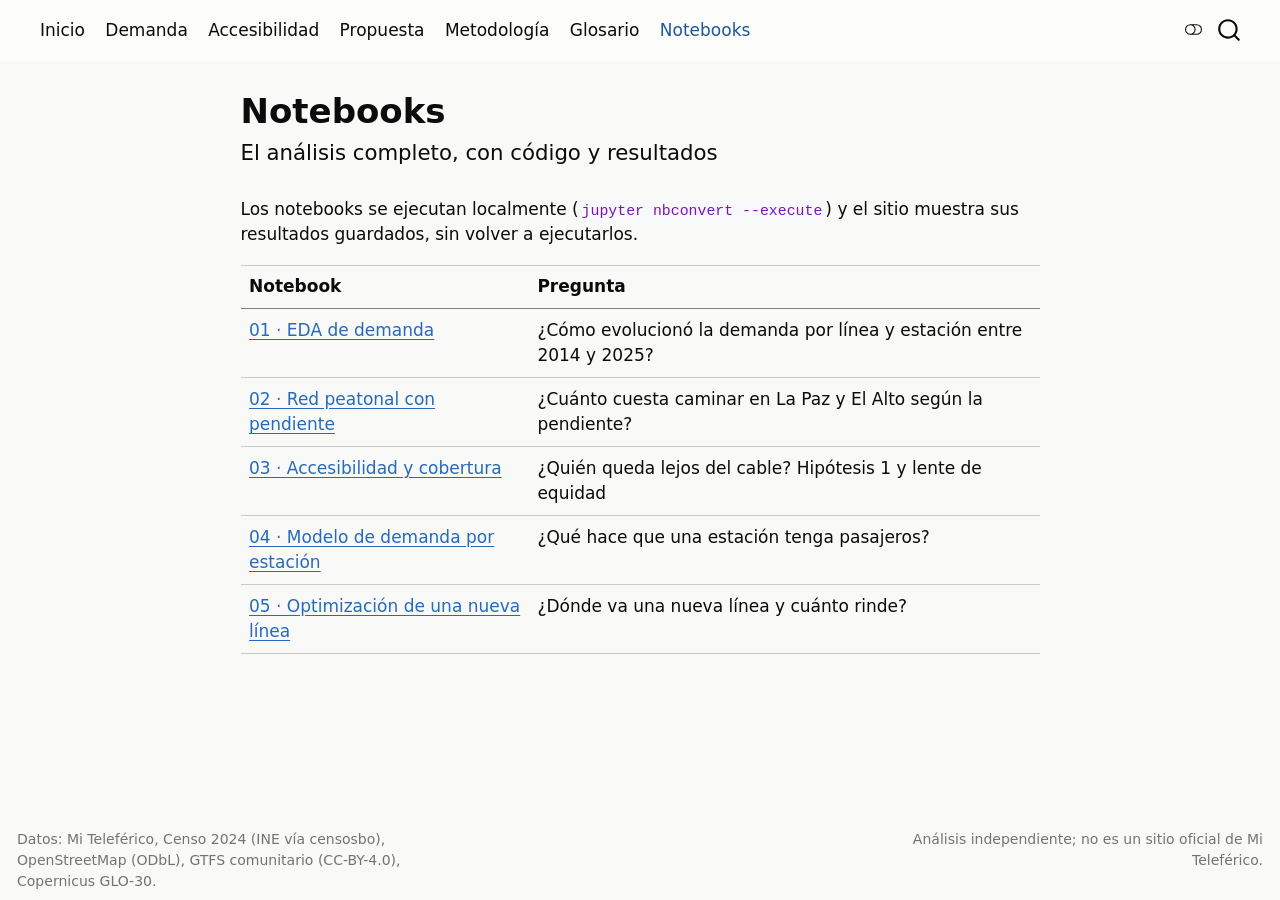
<file: notebooks.html>
<!DOCTYPE html>
<html xmlns="http://www.w3.org/1999/xhtml" lang="es" xml:lang="es"><head>

<meta charset="utf-8">
<meta name="generator" content="quarto-1.7.31">

<meta name="viewport" content="width=device-width, initial-scale=1.0, user-scalable=yes">


<title>Notebooks – Mi Teleférico: ¿quién queda lejos del cable?</title>
<style>
code{white-space: pre-wrap;}
span.smallcaps{font-variant: small-caps;}
div.columns{display: flex; gap: min(4vw, 1.5em);}
div.column{flex: auto; overflow-x: auto;}
div.hanging-indent{margin-left: 1.5em; text-indent: -1.5em;}
ul.task-list{list-style: none;}
ul.task-list li input[type="checkbox"] {
  width: 0.8em;
  margin: 0 0.8em 0.2em -1em; /* quarto-specific, see https://github.com/quarto-dev/quarto-cli/issues/4556 */ 
  vertical-align: middle;
}
</style>


<script src="site_libs/quarto-nav/quarto-nav.js"></script>
<script src="site_libs/quarto-nav/headroom.min.js"></script>
<script src="site_libs/clipboard/clipboard.min.js"></script>
<script src="site_libs/quarto-search/autocomplete.umd.js"></script>
<script src="site_libs/quarto-search/fuse.min.js"></script>
<script src="site_libs/quarto-search/quarto-search.js"></script>
<meta name="quarto:offset" content="./">
<link href="./assets/img/favicon.svg" rel="icon" type="image/svg+xml">
<script src="site_libs/quarto-html/quarto.js" type="module"></script>
<script src="site_libs/quarto-html/tabsets/tabsets.js" type="module"></script>
<script src="site_libs/quarto-html/popper.min.js"></script>
<script src="site_libs/quarto-html/tippy.umd.min.js"></script>
<script src="site_libs/quarto-html/anchor.min.js"></script>
<link href="site_libs/quarto-html/tippy.css" rel="stylesheet">
<link href="site_libs/quarto-html/quarto-syntax-highlighting-e1a5c8363afafaef2c763b6775fbf3ca.css" rel="stylesheet" class="quarto-color-scheme" id="quarto-text-highlighting-styles">
<link href="site_libs/quarto-html/quarto-syntax-highlighting-dark-8ef56b68f8fa1e9d2ba328e99e439f80.css" rel="stylesheet" class="quarto-color-scheme quarto-color-alternate" id="quarto-text-highlighting-styles">
<link href="site_libs/quarto-html/quarto-syntax-highlighting-e1a5c8363afafaef2c763b6775fbf3ca.css" rel="stylesheet" class="quarto-color-scheme-extra" id="quarto-text-highlighting-styles">
<script src="site_libs/bootstrap/bootstrap.min.js"></script>
<link href="site_libs/bootstrap/bootstrap-icons.css" rel="stylesheet">
<link href="site_libs/bootstrap/bootstrap-6c595b621499470f26c402490b503aff.min.css" rel="stylesheet" append-hash="true" class="quarto-color-scheme" id="quarto-bootstrap" data-mode="light">
<link href="site_libs/bootstrap/bootstrap-dark-f33d57418b8ae2465de997d81314bbfb.min.css" rel="stylesheet" append-hash="true" class="quarto-color-scheme quarto-color-alternate" id="quarto-bootstrap" data-mode="dark">
<link href="site_libs/bootstrap/bootstrap-6c595b621499470f26c402490b503aff.min.css" rel="stylesheet" append-hash="true" class="quarto-color-scheme-extra" id="quarto-bootstrap" data-mode="light">
<script id="quarto-search-options" type="application/json">{
  "location": "navbar",
  "copy-button": false,
  "collapse-after": 3,
  "panel-placement": "end",
  "type": "overlay",
  "limit": 50,
  "keyboard-shortcut": [
    "f",
    "/",
    "s"
  ],
  "show-item-context": false,
  "language": {
    "search-no-results-text": "Sin resultados",
    "search-matching-documents-text": "documentos encontrados",
    "search-copy-link-title": "Copiar el enlace en la búsqueda",
    "search-hide-matches-text": "Ocultar resultados adicionales",
    "search-more-match-text": "resultado adicional en este documento",
    "search-more-matches-text": "resultados adicionales en este documento",
    "search-clear-button-title": "Borrar",
    "search-text-placeholder": "",
    "search-detached-cancel-button-title": "Cancelar",
    "search-submit-button-title": "Enviar",
    "search-label": "Buscar"
  }
}</script>
<style>html{ scroll-behavior: smooth; }</style>


<link rel="stylesheet" href="assets/css/site.css">
</head>

<body class="nav-fixed fullcontent quarto-light"><script id="quarto-html-before-body" type="application/javascript">
    const toggleBodyColorMode = (bsSheetEl) => {
      const mode = bsSheetEl.getAttribute("data-mode");
      const bodyEl = window.document.querySelector("body");
      if (mode === "dark") {
        bodyEl.classList.add("quarto-dark");
        bodyEl.classList.remove("quarto-light");
      } else {
        bodyEl.classList.add("quarto-light");
        bodyEl.classList.remove("quarto-dark");
      }
    }
    const toggleBodyColorPrimary = () => {
      const bsSheetEl = window.document.querySelector("link#quarto-bootstrap:not([rel=disabled-stylesheet])");
      if (bsSheetEl) {
        toggleBodyColorMode(bsSheetEl);
      }
    }
    const setColorSchemeToggle = (alternate) => {
      const toggles = window.document.querySelectorAll('.quarto-color-scheme-toggle');
      for (let i=0; i < toggles.length; i++) {
        const toggle = toggles[i];
        if (toggle) {
          if (alternate) {
            toggle.classList.add("alternate");
          } else {
            toggle.classList.remove("alternate");
          }
        }
      }
    };
    const toggleColorMode = (alternate) => {
      // Switch the stylesheets
      const primaryStylesheets = window.document.querySelectorAll('link.quarto-color-scheme:not(.quarto-color-alternate)');
      const alternateStylesheets = window.document.querySelectorAll('link.quarto-color-scheme.quarto-color-alternate');
      manageTransitions('#quarto-margin-sidebar .nav-link', false);
      if (alternate) {
        // note: dark is layered on light, we don't disable primary!
        enableStylesheet(alternateStylesheets);
        for (const sheetNode of alternateStylesheets) {
          if (sheetNode.id === "quarto-bootstrap") {
            toggleBodyColorMode(sheetNode);
          }
        }
      } else {
        disableStylesheet(alternateStylesheets);
        enableStylesheet(primaryStylesheets)
        toggleBodyColorPrimary();
      }
      manageTransitions('#quarto-margin-sidebar .nav-link', true);
      // Switch the toggles
      setColorSchemeToggle(alternate)
      // Hack to workaround the fact that safari doesn't
      // properly recolor the scrollbar when toggling (#1455)
      if (navigator.userAgent.indexOf('Safari') > 0 && navigator.userAgent.indexOf('Chrome') == -1) {
        manageTransitions("body", false);
        window.scrollTo(0, 1);
        setTimeout(() => {
          window.scrollTo(0, 0);
          manageTransitions("body", true);
        }, 40);
      }
    }
    const disableStylesheet = (stylesheets) => {
      for (let i=0; i < stylesheets.length; i++) {
        const stylesheet = stylesheets[i];
        stylesheet.rel = 'disabled-stylesheet';
      }
    }
    const enableStylesheet = (stylesheets) => {
      for (let i=0; i < stylesheets.length; i++) {
        const stylesheet = stylesheets[i];
        if(stylesheet.rel !== 'stylesheet') { // for Chrome, which will still FOUC without this check
          stylesheet.rel = 'stylesheet';
        }
      }
    }
    const manageTransitions = (selector, allowTransitions) => {
      const els = window.document.querySelectorAll(selector);
      for (let i=0; i < els.length; i++) {
        const el = els[i];
        if (allowTransitions) {
          el.classList.remove('notransition');
        } else {
          el.classList.add('notransition');
        }
      }
    }
    const isFileUrl = () => {
      return window.location.protocol === 'file:';
    }
    const hasAlternateSentinel = () => {
      let styleSentinel = getColorSchemeSentinel();
      if (styleSentinel !== null) {
        return styleSentinel === "alternate";
      } else {
        return false;
      }
    }
    const setStyleSentinel = (alternate) => {
      const value = alternate ? "alternate" : "default";
      if (!isFileUrl()) {
        window.localStorage.setItem("quarto-color-scheme", value);
      } else {
        localAlternateSentinel = value;
      }
    }
    const getColorSchemeSentinel = () => {
      if (!isFileUrl()) {
        const storageValue = window.localStorage.getItem("quarto-color-scheme");
        return storageValue != null ? storageValue : localAlternateSentinel;
      } else {
        return localAlternateSentinel;
      }
    }
    const toggleGiscusIfUsed = (isAlternate, darkModeDefault) => {
      const baseTheme = document.querySelector('#giscus-base-theme')?.value ?? 'light';
      const alternateTheme = document.querySelector('#giscus-alt-theme')?.value ?? 'dark';
      let newTheme = '';
      if(authorPrefersDark) {
        newTheme = isAlternate ? baseTheme : alternateTheme;
      } else {
        newTheme = isAlternate ? alternateTheme : baseTheme;
      }
      const changeGiscusTheme = () => {
        // From: https://github.com/giscus/giscus/issues/336
        const sendMessage = (message) => {
          const iframe = document.querySelector('iframe.giscus-frame');
          if (!iframe) return;
          iframe.contentWindow.postMessage({ giscus: message }, 'https://giscus.app');
        }
        sendMessage({
          setConfig: {
            theme: newTheme
          }
        });
      }
      const isGiscussLoaded = window.document.querySelector('iframe.giscus-frame') !== null;
      if (isGiscussLoaded) {
        changeGiscusTheme();
      }
    };
    const authorPrefersDark = false;
    const darkModeDefault = authorPrefersDark;
      document.querySelector('link#quarto-text-highlighting-styles.quarto-color-scheme-extra').rel = 'disabled-stylesheet';
      document.querySelector('link#quarto-bootstrap.quarto-color-scheme-extra').rel = 'disabled-stylesheet';
    let localAlternateSentinel = darkModeDefault ? 'alternate' : 'default';
    // Dark / light mode switch
    window.quartoToggleColorScheme = () => {
      // Read the current dark / light value
      let toAlternate = !hasAlternateSentinel();
      toggleColorMode(toAlternate);
      setStyleSentinel(toAlternate);
      toggleGiscusIfUsed(toAlternate, darkModeDefault);
      window.dispatchEvent(new Event('resize'));
    };
    // Switch to dark mode if need be
    if (hasAlternateSentinel()) {
      toggleColorMode(true);
    } else {
      toggleColorMode(false);
    }
  </script>

<div id="quarto-search-results"></div>
  <header id="quarto-header" class="headroom fixed-top">
    <nav class="navbar navbar-expand-lg " data-bs-theme="dark">
      <div class="navbar-container container-fluid">
            <div id="quarto-search" class="" title="Buscar"></div>
          <button class="navbar-toggler" type="button" data-bs-toggle="collapse" data-bs-target="#navbarCollapse" aria-controls="navbarCollapse" role="menu" aria-expanded="false" aria-label="Navegación de palanca" onclick="if (window.quartoToggleHeadroom) { window.quartoToggleHeadroom(); }">
  <span class="navbar-toggler-icon"></span>
</button>
          <div class="collapse navbar-collapse" id="navbarCollapse">
            <ul class="navbar-nav navbar-nav-scroll me-auto">
  <li class="nav-item">
    <a class="nav-link" href="./index.html"> 
<span class="menu-text">Inicio</span></a>
  </li>  
  <li class="nav-item">
    <a class="nav-link" href="./demanda.html"> 
<span class="menu-text">Demanda</span></a>
  </li>  
  <li class="nav-item">
    <a class="nav-link" href="./accesibilidad.html"> 
<span class="menu-text">Accesibilidad</span></a>
  </li>  
  <li class="nav-item">
    <a class="nav-link" href="./propuesta.html"> 
<span class="menu-text">Propuesta</span></a>
  </li>  
  <li class="nav-item">
    <a class="nav-link" href="./metodologia.html"> 
<span class="menu-text">Metodología</span></a>
  </li>  
  <li class="nav-item">
    <a class="nav-link" href="./glosario.html"> 
<span class="menu-text">Glosario</span></a>
  </li>  
  <li class="nav-item">
    <a class="nav-link active" href="./notebooks.html" aria-current="page"> 
<span class="menu-text">Notebooks</span></a>
  </li>  
</ul>
          </div> <!-- /navcollapse -->
            <div class="quarto-navbar-tools">
  <a href="" class="quarto-color-scheme-toggle quarto-navigation-tool  px-1" onclick="window.quartoToggleColorScheme(); return false;" title="Alternar modo oscuro"><i class="bi"></i></a>
</div>
      </div> <!-- /container-fluid -->
    </nav>
</header>
<!-- content -->
<div id="quarto-content" class="quarto-container page-columns page-rows-contents page-layout-article page-navbar">
<!-- sidebar -->
<!-- margin-sidebar -->
    
<!-- main -->
<main class="content" id="quarto-document-content">


<header id="title-block-header" class="quarto-title-block default">
<div class="quarto-title">
<h1 class="title">Notebooks</h1>
<p class="subtitle lead">El análisis completo, con código y resultados</p>
</div>



<div class="quarto-title-meta">

    
  
    
  </div>
  


</header>


<p>Los notebooks se ejecutan localmente (<code>jupyter nbconvert --execute</code>) y el sitio muestra sus resultados guardados, sin volver a ejecutarlos.</p>
<table class="caption-top table">
<thead>
<tr class="header">
<th>Notebook</th>
<th>Pregunta</th>
</tr>
</thead>
<tbody>
<tr class="odd">
<td><a href="./notebooks/01_eda_demanda.html">01 · EDA de demanda</a></td>
<td>¿Cómo evolucionó la demanda por línea y estación entre 2014 y 2025?</td>
</tr>
<tr class="even">
<td><a href="./notebooks/02_red_peatonal_pendiente.html">02 · Red peatonal con pendiente</a></td>
<td>¿Cuánto cuesta caminar en La Paz y El Alto según la pendiente?</td>
</tr>
<tr class="odd">
<td><a href="./notebooks/03_accesibilidad_cobertura.html">03 · Accesibilidad y cobertura</a></td>
<td>¿Quién queda lejos del cable? Hipótesis 1 y lente de equidad</td>
</tr>
<tr class="even">
<td><a href="./notebooks/04_modelo_demanda_estaciones.html">04 · Modelo de demanda por estación</a></td>
<td>¿Qué hace que una estación tenga pasajeros?</td>
</tr>
<tr class="odd">
<td><a href="./notebooks/05_optimizacion_nueva_linea.html">05 · Optimización de una nueva línea</a></td>
<td>¿Dónde va una nueva línea y cuánto rinde?</td>
</tr>
</tbody>
</table>



</main> <!-- /main -->
<script id="quarto-html-after-body" type="application/javascript">
  window.document.addEventListener("DOMContentLoaded", function (event) {
    // Ensure there is a toggle, if there isn't float one in the top right
    if (window.document.querySelector('.quarto-color-scheme-toggle') === null) {
      const a = window.document.createElement('a');
      a.classList.add('top-right');
      a.classList.add('quarto-color-scheme-toggle');
      a.href = "";
      a.onclick = function() { try { window.quartoToggleColorScheme(); } catch {} return false; };
      const i = window.document.createElement("i");
      i.classList.add('bi');
      a.appendChild(i);
      window.document.body.appendChild(a);
    }
    setColorSchemeToggle(hasAlternateSentinel())
    const icon = "";
    const anchorJS = new window.AnchorJS();
    anchorJS.options = {
      placement: 'right',
      icon: icon
    };
    anchorJS.add('.anchored');
    const isCodeAnnotation = (el) => {
      for (const clz of el.classList) {
        if (clz.startsWith('code-annotation-')) {                     
          return true;
        }
      }
      return false;
    }
    const onCopySuccess = function(e) {
      // button target
      const button = e.trigger;
      // don't keep focus
      button.blur();
      // flash "checked"
      button.classList.add('code-copy-button-checked');
      var currentTitle = button.getAttribute("title");
      button.setAttribute("title", "Copiado");
      let tooltip;
      if (window.bootstrap) {
        button.setAttribute("data-bs-toggle", "tooltip");
        button.setAttribute("data-bs-placement", "left");
        button.setAttribute("data-bs-title", "Copiado");
        tooltip = new bootstrap.Tooltip(button, 
          { trigger: "manual", 
            customClass: "code-copy-button-tooltip",
            offset: [0, -8]});
        tooltip.show();    
      }
      setTimeout(function() {
        if (tooltip) {
          tooltip.hide();
          button.removeAttribute("data-bs-title");
          button.removeAttribute("data-bs-toggle");
          button.removeAttribute("data-bs-placement");
        }
        button.setAttribute("title", currentTitle);
        button.classList.remove('code-copy-button-checked');
      }, 1000);
      // clear code selection
      e.clearSelection();
    }
    const getTextToCopy = function(trigger) {
        const codeEl = trigger.previousElementSibling.cloneNode(true);
        for (const childEl of codeEl.children) {
          if (isCodeAnnotation(childEl)) {
            childEl.remove();
          }
        }
        return codeEl.innerText;
    }
    const clipboard = new window.ClipboardJS('.code-copy-button:not([data-in-quarto-modal])', {
      text: getTextToCopy
    });
    clipboard.on('success', onCopySuccess);
    if (window.document.getElementById('quarto-embedded-source-code-modal')) {
      const clipboardModal = new window.ClipboardJS('.code-copy-button[data-in-quarto-modal]', {
        text: getTextToCopy,
        container: window.document.getElementById('quarto-embedded-source-code-modal')
      });
      clipboardModal.on('success', onCopySuccess);
    }
      var localhostRegex = new RegExp(/^(?:http|https):\/\/localhost\:?[0-9]*\//);
      var mailtoRegex = new RegExp(/^mailto:/);
        var filterRegex = new RegExp("https:\/\/freddxvill\.github\.io\/analisis-proyeccion-linea-teleferico-la-paz-bolivia\/");
      var isInternal = (href) => {
          return filterRegex.test(href) || localhostRegex.test(href) || mailtoRegex.test(href);
      }
      // Inspect non-navigation links and adorn them if external
     var links = window.document.querySelectorAll('a[href]:not(.nav-link):not(.navbar-brand):not(.toc-action):not(.sidebar-link):not(.sidebar-item-toggle):not(.pagination-link):not(.no-external):not([aria-hidden]):not(.dropdown-item):not(.quarto-navigation-tool):not(.about-link)');
      for (var i=0; i<links.length; i++) {
        const link = links[i];
        if (!isInternal(link.href)) {
          // undo the damage that might have been done by quarto-nav.js in the case of
          // links that we want to consider external
          if (link.dataset.originalHref !== undefined) {
            link.href = link.dataset.originalHref;
          }
            // target, if specified
            link.setAttribute("target", "_blank");
            if (link.getAttribute("rel") === null) {
              link.setAttribute("rel", "noopener");
            }
        }
      }
    function tippyHover(el, contentFn, onTriggerFn, onUntriggerFn) {
      const config = {
        allowHTML: true,
        maxWidth: 500,
        delay: 100,
        arrow: false,
        appendTo: function(el) {
            return el.parentElement;
        },
        interactive: true,
        interactiveBorder: 10,
        theme: 'quarto',
        placement: 'bottom-start',
      };
      if (contentFn) {
        config.content = contentFn;
      }
      if (onTriggerFn) {
        config.onTrigger = onTriggerFn;
      }
      if (onUntriggerFn) {
        config.onUntrigger = onUntriggerFn;
      }
      window.tippy(el, config); 
    }
    const noterefs = window.document.querySelectorAll('a[role="doc-noteref"]');
    for (var i=0; i<noterefs.length; i++) {
      const ref = noterefs[i];
      tippyHover(ref, function() {
        // use id or data attribute instead here
        let href = ref.getAttribute('data-footnote-href') || ref.getAttribute('href');
        try { href = new URL(href).hash; } catch {}
        const id = href.replace(/^#\/?/, "");
        const note = window.document.getElementById(id);
        if (note) {
          return note.innerHTML;
        } else {
          return "";
        }
      });
    }
    const xrefs = window.document.querySelectorAll('a.quarto-xref');
    const processXRef = (id, note) => {
      // Strip column container classes
      const stripColumnClz = (el) => {
        el.classList.remove("page-full", "page-columns");
        if (el.children) {
          for (const child of el.children) {
            stripColumnClz(child);
          }
        }
      }
      stripColumnClz(note)
      if (id === null || id.startsWith('sec-')) {
        // Special case sections, only their first couple elements
        const container = document.createElement("div");
        if (note.children && note.children.length > 2) {
          container.appendChild(note.children[0].cloneNode(true));
          for (let i = 1; i < note.children.length; i++) {
            const child = note.children[i];
            if (child.tagName === "P" && child.innerText === "") {
              continue;
            } else {
              container.appendChild(child.cloneNode(true));
              break;
            }
          }
          if (window.Quarto?.typesetMath) {
            window.Quarto.typesetMath(container);
          }
          return container.innerHTML
        } else {
          if (window.Quarto?.typesetMath) {
            window.Quarto.typesetMath(note);
          }
          return note.innerHTML;
        }
      } else {
        // Remove any anchor links if they are present
        const anchorLink = note.querySelector('a.anchorjs-link');
        if (anchorLink) {
          anchorLink.remove();
        }
        if (window.Quarto?.typesetMath) {
          window.Quarto.typesetMath(note);
        }
        if (note.classList.contains("callout")) {
          return note.outerHTML;
        } else {
          return note.innerHTML;
        }
      }
    }
    for (var i=0; i<xrefs.length; i++) {
      const xref = xrefs[i];
      tippyHover(xref, undefined, function(instance) {
        instance.disable();
        let url = xref.getAttribute('href');
        let hash = undefined; 
        if (url.startsWith('#')) {
          hash = url;
        } else {
          try { hash = new URL(url).hash; } catch {}
        }
        if (hash) {
          const id = hash.replace(/^#\/?/, "");
          const note = window.document.getElementById(id);
          if (note !== null) {
            try {
              const html = processXRef(id, note.cloneNode(true));
              instance.setContent(html);
            } finally {
              instance.enable();
              instance.show();
            }
          } else {
            // See if we can fetch this
            fetch(url.split('#')[0])
            .then(res => res.text())
            .then(html => {
              const parser = new DOMParser();
              const htmlDoc = parser.parseFromString(html, "text/html");
              const note = htmlDoc.getElementById(id);
              if (note !== null) {
                const html = processXRef(id, note);
                instance.setContent(html);
              } 
            }).finally(() => {
              instance.enable();
              instance.show();
            });
          }
        } else {
          // See if we can fetch a full url (with no hash to target)
          // This is a special case and we should probably do some content thinning / targeting
          fetch(url)
          .then(res => res.text())
          .then(html => {
            const parser = new DOMParser();
            const htmlDoc = parser.parseFromString(html, "text/html");
            const note = htmlDoc.querySelector('main.content');
            if (note !== null) {
              // This should only happen for chapter cross references
              // (since there is no id in the URL)
              // remove the first header
              if (note.children.length > 0 && note.children[0].tagName === "HEADER") {
                note.children[0].remove();
              }
              const html = processXRef(null, note);
              instance.setContent(html);
            } 
          }).finally(() => {
            instance.enable();
            instance.show();
          });
        }
      }, function(instance) {
      });
    }
        let selectedAnnoteEl;
        const selectorForAnnotation = ( cell, annotation) => {
          let cellAttr = 'data-code-cell="' + cell + '"';
          let lineAttr = 'data-code-annotation="' +  annotation + '"';
          const selector = 'span[' + cellAttr + '][' + lineAttr + ']';
          return selector;
        }
        const selectCodeLines = (annoteEl) => {
          const doc = window.document;
          const targetCell = annoteEl.getAttribute("data-target-cell");
          const targetAnnotation = annoteEl.getAttribute("data-target-annotation");
          const annoteSpan = window.document.querySelector(selectorForAnnotation(targetCell, targetAnnotation));
          const lines = annoteSpan.getAttribute("data-code-lines").split(",");
          const lineIds = lines.map((line) => {
            return targetCell + "-" + line;
          })
          let top = null;
          let height = null;
          let parent = null;
          if (lineIds.length > 0) {
              //compute the position of the single el (top and bottom and make a div)
              const el = window.document.getElementById(lineIds[0]);
              top = el.offsetTop;
              height = el.offsetHeight;
              parent = el.parentElement.parentElement;
            if (lineIds.length > 1) {
              const lastEl = window.document.getElementById(lineIds[lineIds.length - 1]);
              const bottom = lastEl.offsetTop + lastEl.offsetHeight;
              height = bottom - top;
            }
            if (top !== null && height !== null && parent !== null) {
              // cook up a div (if necessary) and position it 
              let div = window.document.getElementById("code-annotation-line-highlight");
              if (div === null) {
                div = window.document.createElement("div");
                div.setAttribute("id", "code-annotation-line-highlight");
                div.style.position = 'absolute';
                parent.appendChild(div);
              }
              div.style.top = top - 2 + "px";
              div.style.height = height + 4 + "px";
              div.style.left = 0;
              let gutterDiv = window.document.getElementById("code-annotation-line-highlight-gutter");
              if (gutterDiv === null) {
                gutterDiv = window.document.createElement("div");
                gutterDiv.setAttribute("id", "code-annotation-line-highlight-gutter");
                gutterDiv.style.position = 'absolute';
                const codeCell = window.document.getElementById(targetCell);
                const gutter = codeCell.querySelector('.code-annotation-gutter');
                gutter.appendChild(gutterDiv);
              }
              gutterDiv.style.top = top - 2 + "px";
              gutterDiv.style.height = height + 4 + "px";
            }
            selectedAnnoteEl = annoteEl;
          }
        };
        const unselectCodeLines = () => {
          const elementsIds = ["code-annotation-line-highlight", "code-annotation-line-highlight-gutter"];
          elementsIds.forEach((elId) => {
            const div = window.document.getElementById(elId);
            if (div) {
              div.remove();
            }
          });
          selectedAnnoteEl = undefined;
        };
          // Handle positioning of the toggle
      window.addEventListener(
        "resize",
        throttle(() => {
          elRect = undefined;
          if (selectedAnnoteEl) {
            selectCodeLines(selectedAnnoteEl);
          }
        }, 10)
      );
      function throttle(fn, ms) {
      let throttle = false;
      let timer;
        return (...args) => {
          if(!throttle) { // first call gets through
              fn.apply(this, args);
              throttle = true;
          } else { // all the others get throttled
              if(timer) clearTimeout(timer); // cancel #2
              timer = setTimeout(() => {
                fn.apply(this, args);
                timer = throttle = false;
              }, ms);
          }
        };
      }
        // Attach click handler to the DT
        const annoteDls = window.document.querySelectorAll('dt[data-target-cell]');
        for (const annoteDlNode of annoteDls) {
          annoteDlNode.addEventListener('click', (event) => {
            const clickedEl = event.target;
            if (clickedEl !== selectedAnnoteEl) {
              unselectCodeLines();
              const activeEl = window.document.querySelector('dt[data-target-cell].code-annotation-active');
              if (activeEl) {
                activeEl.classList.remove('code-annotation-active');
              }
              selectCodeLines(clickedEl);
              clickedEl.classList.add('code-annotation-active');
            } else {
              // Unselect the line
              unselectCodeLines();
              clickedEl.classList.remove('code-annotation-active');
            }
          });
        }
    const findCites = (el) => {
      const parentEl = el.parentElement;
      if (parentEl) {
        const cites = parentEl.dataset.cites;
        if (cites) {
          return {
            el,
            cites: cites.split(' ')
          };
        } else {
          return findCites(el.parentElement)
        }
      } else {
        return undefined;
      }
    };
    var bibliorefs = window.document.querySelectorAll('a[role="doc-biblioref"]');
    for (var i=0; i<bibliorefs.length; i++) {
      const ref = bibliorefs[i];
      const citeInfo = findCites(ref);
      if (citeInfo) {
        tippyHover(citeInfo.el, function() {
          var popup = window.document.createElement('div');
          citeInfo.cites.forEach(function(cite) {
            var citeDiv = window.document.createElement('div');
            citeDiv.classList.add('hanging-indent');
            citeDiv.classList.add('csl-entry');
            var biblioDiv = window.document.getElementById('ref-' + cite);
            if (biblioDiv) {
              citeDiv.innerHTML = biblioDiv.innerHTML;
            }
            popup.appendChild(citeDiv);
          });
          return popup.innerHTML;
        });
      }
    }
  });
  </script>
</div> <!-- /content -->
<footer class="footer">
  <div class="nav-footer">
    <div class="nav-footer-left">
<p>Datos: Mi Teleférico, Censo 2024 (INE vía censosbo), OpenStreetMap (ODbL), GTFS comunitario (CC-BY-4.0), Copernicus GLO-30.</p>
</div>   
    <div class="nav-footer-center">
      &nbsp;
    </div>
    <div class="nav-footer-right">
<p>Análisis independiente; no es un sitio oficial de Mi Teleférico.</p>
</div>
  </div>
</footer>




<script src="site_libs/quarto-html/zenscroll-min.js"></script>
</body></html>
</file>
<file: site_libs/quarto-html/tippy.css>
.tippy-box[data-animation=fade][data-state=hidden]{opacity:0}[data-tippy-root]{max-width:calc(100vw - 10px)}.tippy-box{position:relative;background-color:#333;color:#fff;border-radius:4px;font-size:14px;line-height:1.4;white-space:normal;outline:0;transition-property:transform,visibility,opacity}.tippy-box[data-placement^=top]>.tippy-arrow{bottom:0}.tippy-box[data-placement^=top]>.tippy-arrow:before{bottom:-7px;left:0;border-width:8px 8px 0;border-top-color:initial;transform-origin:center top}.tippy-box[data-placement^=bottom]>.tippy-arrow{top:0}.tippy-box[data-placement^=bottom]>.tippy-arrow:before{top:-7px;left:0;border-width:0 8px 8px;border-bottom-color:initial;transform-origin:center bottom}.tippy-box[data-placement^=left]>.tippy-arrow{right:0}.tippy-box[data-placement^=left]>.tippy-arrow:before{border-width:8px 0 8px 8px;border-left-color:initial;right:-7px;transform-origin:center left}.tippy-box[data-placement^=right]>.tippy-arrow{left:0}.tippy-box[data-placement^=right]>.tippy-arrow:before{left:-7px;border-width:8px 8px 8px 0;border-right-color:initial;transform-origin:center right}.tippy-box[data-inertia][data-state=visible]{transition-timing-function:cubic-bezier(.54,1.5,.38,1.11)}.tippy-arrow{width:16px;height:16px;color:#333}.tippy-arrow:before{content:"";position:absolute;border-color:transparent;border-style:solid}.tippy-content{position:relative;padding:5px 9px;z-index:1}
</file>
<file: site_libs/quarto-html/quarto-syntax-highlighting-e1a5c8363afafaef2c763b6775fbf3ca.css>
/* quarto syntax highlight colors */
:root {
  --quarto-hl-ot-color: #003B4F;
  --quarto-hl-at-color: #657422;
  --quarto-hl-ss-color: #20794D;
  --quarto-hl-an-color: #5E5E5E;
  --quarto-hl-fu-color: #4758AB;
  --quarto-hl-st-color: #20794D;
  --quarto-hl-cf-color: #003B4F;
  --quarto-hl-op-color: #5E5E5E;
  --quarto-hl-er-color: #AD0000;
  --quarto-hl-bn-color: #AD0000;
  --quarto-hl-al-color: #AD0000;
  --quarto-hl-va-color: #111111;
  --quarto-hl-bu-color: inherit;
  --quarto-hl-ex-color: inherit;
  --quarto-hl-pp-color: #AD0000;
  --quarto-hl-in-color: #5E5E5E;
  --quarto-hl-vs-color: #20794D;
  --quarto-hl-wa-color: #5E5E5E;
  --quarto-hl-do-color: #5E5E5E;
  --quarto-hl-im-color: #00769E;
  --quarto-hl-ch-color: #20794D;
  --quarto-hl-dt-color: #AD0000;
  --quarto-hl-fl-color: #AD0000;
  --quarto-hl-co-color: #5E5E5E;
  --quarto-hl-cv-color: #5E5E5E;
  --quarto-hl-cn-color: #8f5902;
  --quarto-hl-sc-color: #5E5E5E;
  --quarto-hl-dv-color: #AD0000;
  --quarto-hl-kw-color: #003B4F;
}

/* other quarto variables */
:root {
  --quarto-font-monospace: SFMono-Regular, Menlo, Monaco, Consolas, "Liberation Mono", "Courier New", monospace;
}

/* syntax highlight based on Pandoc's rules */
pre > code.sourceCode > span {
  color: #003B4F;
}

code.sourceCode > span {
  color: #003B4F;
}

div.sourceCode,
div.sourceCode pre.sourceCode {
  color: #003B4F;
}

/* Normal */
code span {
  color: #003B4F;
}

/* Alert */
code span.al {
  color: #AD0000;
  font-style: inherit;
}

/* Annotation */
code span.an {
  color: #5E5E5E;
  font-style: inherit;
}

/* Attribute */
code span.at {
  color: #657422;
  font-style: inherit;
}

/* BaseN */
code span.bn {
  color: #AD0000;
  font-style: inherit;
}

/* BuiltIn */
code span.bu {
  font-style: inherit;
}

/* ControlFlow */
code span.cf {
  color: #003B4F;
  font-weight: bold;
  font-style: inherit;
}

/* Char */
code span.ch {
  color: #20794D;
  font-style: inherit;
}

/* Constant */
code span.cn {
  color: #8f5902;
  font-style: inherit;
}

/* Comment */
code span.co {
  color: #5E5E5E;
  font-style: inherit;
}

/* CommentVar */
code span.cv {
  color: #5E5E5E;
  font-style: italic;
}

/* Documentation */
code span.do {
  color: #5E5E5E;
  font-style: italic;
}

/* DataType */
code span.dt {
  color: #AD0000;
  font-style: inherit;
}

/* DecVal */
code span.dv {
  color: #AD0000;
  font-style: inherit;
}

/* Error */
code span.er {
  color: #AD0000;
  font-style: inherit;
}

/* Extension */
code span.ex {
  font-style: inherit;
}

/* Float */
code span.fl {
  color: #AD0000;
  font-style: inherit;
}

/* Function */
code span.fu {
  color: #4758AB;
  font-style: inherit;
}

/* Import */
code span.im {
  color: #00769E;
  font-style: inherit;
}

/* Information */
code span.in {
  color: #5E5E5E;
  font-style: inherit;
}

/* Keyword */
code span.kw {
  color: #003B4F;
  font-weight: bold;
  font-style: inherit;
}

/* Operator */
code span.op {
  color: #5E5E5E;
  font-style: inherit;
}

/* Other */
code span.ot {
  color: #003B4F;
  font-style: inherit;
}

/* Preprocessor */
code span.pp {
  color: #AD0000;
  font-style: inherit;
}

/* SpecialChar */
code span.sc {
  color: #5E5E5E;
  font-style: inherit;
}

/* SpecialString */
code span.ss {
  color: #20794D;
  font-style: inherit;
}

/* String */
code span.st {
  color: #20794D;
  font-style: inherit;
}

/* Variable */
code span.va {
  color: #111111;
  font-style: inherit;
}

/* VerbatimString */
code span.vs {
  color: #20794D;
  font-style: inherit;
}

/* Warning */
code span.wa {
  color: #5E5E5E;
  font-style: italic;
}

.prevent-inlining {
  content: "</";
}

/*# sourceMappingURL=c735b2cac6c846c1abc72f5ce1520814.css.map */
</file>
<file: site_libs/quarto-html/quarto-syntax-highlighting-dark-8ef56b68f8fa1e9d2ba328e99e439f80.css>
/* quarto syntax highlight colors */
:root {
  --quarto-hl-al-color: #f07178;
  --quarto-hl-an-color: #d4d0ab;
  --quarto-hl-at-color: #00e0e0;
  --quarto-hl-bn-color: #d4d0ab;
  --quarto-hl-bu-color: #abe338;
  --quarto-hl-ch-color: #abe338;
  --quarto-hl-co-color: #f8f8f2;
  --quarto-hl-cv-color: #ffd700;
  --quarto-hl-cn-color: #ffd700;
  --quarto-hl-cf-color: #ffa07a;
  --quarto-hl-dt-color: #ffa07a;
  --quarto-hl-dv-color: #d4d0ab;
  --quarto-hl-do-color: #f8f8f2;
  --quarto-hl-er-color: #f07178;
  --quarto-hl-ex-color: #00e0e0;
  --quarto-hl-fl-color: #d4d0ab;
  --quarto-hl-fu-color: #ffa07a;
  --quarto-hl-im-color: #abe338;
  --quarto-hl-in-color: #d4d0ab;
  --quarto-hl-kw-color: #ffa07a;
  --quarto-hl-op-color: #ffa07a;
  --quarto-hl-ot-color: #00e0e0;
  --quarto-hl-pp-color: #dcc6e0;
  --quarto-hl-re-color: #00e0e0;
  --quarto-hl-sc-color: #abe338;
  --quarto-hl-ss-color: #abe338;
  --quarto-hl-st-color: #abe338;
  --quarto-hl-va-color: #00e0e0;
  --quarto-hl-vs-color: #abe338;
  --quarto-hl-wa-color: #dcc6e0;
}

/* other quarto variables */
:root {
  --quarto-font-monospace: SFMono-Regular, Menlo, Monaco, Consolas, "Liberation Mono", "Courier New", monospace;
}

/* syntax highlight based on Pandoc's rules */
pre > code.sourceCode > span {
  color: #f8f8f2;
}

code.sourceCode > span {
  color: #f8f8f2;
}

div.sourceCode,
div.sourceCode pre.sourceCode {
  color: #f8f8f2;
}

/* Normal */
code span {
  color: #f8f8f2;
}

/* Alert */
code span.al {
  color: #f07178;
}

/* Annotation */
code span.an {
  color: #d4d0ab;
}

/* Attribute */
code span.at {
  color: #00e0e0;
}

/* BaseN */
code span.bn {
  color: #d4d0ab;
}

/* BuiltIn */
code span.bu {
  color: #abe338;
}

/* ControlFlow */
code span.cf {
  font-weight: bold;
  color: #ffa07a;
}

/* Char */
code span.ch {
  color: #abe338;
}

/* Constant */
code span.cn {
  color: #ffd700;
}

/* Comment */
code span.co {
  font-style: italic;
  color: #f8f8f2;
}

/* CommentVar */
code span.cv {
  color: #ffd700;
}

/* Documentation */
code span.do {
  color: #f8f8f2;
}

/* DataType */
code span.dt {
  color: #ffa07a;
}

/* DecVal */
code span.dv {
  color: #d4d0ab;
}

/* Error */
code span.er {
  color: #f07178;
  text-decoration: underline;
}

/* Extension */
code span.ex {
  font-weight: bold;
  color: #00e0e0;
}

/* Float */
code span.fl {
  color: #d4d0ab;
}

/* Function */
code span.fu {
  color: #ffa07a;
}

/* Import */
code span.im {
  color: #abe338;
}

/* Information */
code span.in {
  color: #d4d0ab;
}

/* Keyword */
code span.kw {
  font-weight: bold;
  color: #ffa07a;
}

/* Operator */
code span.op {
  color: #ffa07a;
}

/* Other */
code span.ot {
  color: #00e0e0;
}

/* Preprocessor */
code span.pp {
  color: #dcc6e0;
}

/* RegionMarker */
code span.re {
  background-color: #f8f8f2;
  color: #00e0e0;
}

/* SpecialChar */
code span.sc {
  color: #abe338;
}

/* SpecialString */
code span.ss {
  color: #abe338;
}

/* String */
code span.st {
  color: #abe338;
}

/* Variable */
code span.va {
  color: #00e0e0;
}

/* VerbatimString */
code span.vs {
  color: #abe338;
}

/* Warning */
code span.wa {
  color: #dcc6e0;
}

.prevent-inlining {
  content: "</";
}

/*# sourceMappingURL=cf5278f7cea5512246cb3b41cb474b3b.css.map */
</file>
<file: assets/css/site.css>
/* Tokens de color por rol (paleta de referencia validada; ver assets/js/comun.js).
   Los gráficos y mapas leen estos valores en cada render, así que el modo oscuro es una
   selección propia de pasos, no una inversión automática. */
body {
  --surface-1: #fcfcfb;
  --page: #f9f9f7;
  --ink-1: #0b0b0b;
  --ink-2: #52514e;
  --ink-3: #898781;
  --grid: #e1e0d9;
  --axis: #c3c2b7;
  --ring: rgba(11, 11, 11, 0.10);
  /* categórica: slot 1 = El Alto, slot 2 = La Paz, slot 3 */
  --cat-1: #2a78d6;
  --cat-2: #eb6834;
  --cat-3: #1baf7a;
  /* ordinal azul (euclidiano → plana → pendiente) */
  --ord-1: #86b6ef;
  --ord-2: #2a78d6;
  --ord-3: #104281;
  /* divergente de tiempo a pie: cubierto (azul) | lejos (rojo) */
  --t-1: #104281;
  --t-2: #2a78d6;
  --t-3: #86b6ef;
  --t-4: #ee9a85;
  --t-5: #d9533f;
  --t-6: #9c2a1f;
  /* secuencial naranja (brecha, zonas sin cobertura) */
  --o-1: #f0a465;
  --o-2: #de7429;
  --o-3: #b24a0d;
  --o-4: #6e2c05;
  --seq-bajo: #cde2fb;
  --seq-alto: #0d366b;
  --accent: #2a78d6;
}

body.quarto-dark {
  --surface-1: #1a1a19;
  --page: #0d0d0d;
  --ink-1: #f0efec;
  --ink-2: #c3c2b7;
  --ink-3: #898781;
  --grid: #2c2c2a;
  --axis: #383835;
  --ring: rgba(255, 255, 255, 0.10);
  --cat-1: #3987e5;
  --cat-2: #d95926;
  --cat-3: #199e70;
  --ord-1: #256abf;
  --ord-2: #5598e7;
  --ord-3: #b7d3f6;
  --t-1: #b7d3f6;
  --t-2: #5598e7;
  --t-3: #256abf;
  --t-4: #a53526;
  --t-5: #dc5b45;
  --t-6: #f1a593;
  --o-1: #8a3d0b;
  --o-2: #c4591a;
  --o-3: #ea8740;
  --o-4: #f6c08f;
  --seq-bajo: #1c2a3d;
  --seq-alto: #b7d3f6;
  --accent: #3987e5;
}

/* --- Portada --- */
.gancho {
  font-size: 1.25rem;
  line-height: 1.5;
  color: var(--ink-2);
  max-width: 46rem;
}

/* --- Tarjetas de cifras (stat tiles) --- */
.kpis {
  display: grid;
  grid-template-columns: repeat(4, 1fr);
  gap: 0.75rem;
  margin: 1.25rem 0 1.75rem;
}
.kpi {
  background: var(--surface-1);
  border: 1px solid var(--ring);
  border-radius: 10px;
  padding: 0.9rem 1rem;
  display: flex;
  flex-direction: column;
  gap: 0.25rem;
}
.kpi-valor {
  font-size: 2rem;
  font-weight: 600;
  line-height: 1.1;
  color: var(--ink-1);
}
.kpi-etiqueta {
  font-size: 0.9rem;
  color: var(--ink-2);
  line-height: 1.35;
}
.kpi-nota {
  font-size: 0.8rem;
  color: var(--ink-3);
}
.kpi.heroe .kpi-valor { font-size: 2.6rem; }
.kpi-valor { white-space: nowrap; }

/* --- Gráficos --- */
.grafico {
  width: 100%;
  height: 360px;
  background: var(--surface-1);
  border: 1px solid var(--ring);
  border-radius: 10px;
  margin: 0.75rem 0 0.25rem;
}
.grafico.alto { height: 520px; }
.grafico.bajo { height: 280px; }
.fila-graficos {
  display: grid;
  grid-template-columns: repeat(auto-fit, minmax(18rem, 1fr));
  gap: 0.75rem;
}

/* Vista de tabla: todo valor del gráfico es accesible sin hover. */
details.vista-tabla {
  margin: 0 0 1.25rem;
  font-size: 0.85rem;
}
details.vista-tabla summary {
  cursor: pointer;
  color: var(--ink-2);
  padding: 0.25rem 0;
}
details.vista-tabla table {
  width: 100%;
  border-collapse: collapse;
  margin-top: 0.5rem;
  font-variant-numeric: tabular-nums;
}
details.vista-tabla th,
details.vista-tabla td {
  border-bottom: 1px solid var(--grid);
  padding: 0.3rem 0.5rem;
  text-align: right;
}
details.vista-tabla th:first-child,
details.vista-tabla td:first-child { text-align: left; }
.tabla-scroll { overflow-x: auto; }

/* --- Mapas --- */
.mapa {
  width: 100%;
  height: 560px;
  border-radius: 10px;
  border: 1px solid var(--ring);
  overflow: hidden;
  margin: 0.5rem 0;
}
.controles {
  display: flex;
  flex-wrap: wrap;
  gap: 0.5rem 1rem;
  align-items: center;
  margin: 0.75rem 0 0.25rem;
  font-size: 0.9rem;
}
.segmentado {
  display: inline-flex;
  border: 1px solid var(--axis);
  border-radius: 8px;
  overflow: hidden;
}
.segmentado button {
  border: 0;
  background: transparent;
  color: var(--ink-2);
  padding: 0.35rem 0.75rem;
  font: inherit;
  cursor: pointer;
}
.segmentado button + button { border-left: 1px solid var(--axis); }
.segmentado button[aria-pressed="true"] {
  background: var(--accent);
  color: #fff;
}
.controles input[type="range"] { accent-color: var(--accent); }
.leyenda {
  display: flex;
  flex-wrap: wrap;
  gap: 0.35rem 0.9rem;
  font-size: 0.82rem;
  color: var(--ink-2);
  margin: 0.25rem 0 0.75rem;
}
.leyenda span { display: inline-flex; align-items: center; gap: 0.35rem; }
.leyenda i {
  display: inline-block;
  width: 14px;
  height: 14px;
  border-radius: 3px;
}
.leyenda i.linea { height: 3px; width: 18px; border-radius: 2px; }
.leyenda i.punto { border-radius: 50%; width: 11px; height: 11px; border: 2px solid var(--ink-1); }

.maplibregl-popup-content {
  background: var(--surface-1);
  color: var(--ink-1);
  font-size: 0.82rem;
  border-radius: 8px;
  box-shadow: 0 2px 10px rgba(0, 0, 0, 0.18);
}
.maplibregl-popup-tip { display: none; }
.popup-valor { font-weight: 600; }
.popup-sec { color: var(--ink-2); }

/* --- Hallazgos --- */
.hallazgo {
  border-left: 3px solid var(--accent);
  padding: 0.25rem 0 0.25rem 1rem;
  margin: 1rem 0;
}

@media (max-width: 991px) {
  .kpis { grid-template-columns: repeat(2, 1fr); }
}
@media (max-width: 576px) {
  .kpis { grid-template-columns: 1fr; }
  .kpi-valor { font-size: 1.6rem; }
  .kpi.heroe .kpi-valor { font-size: 2.3rem; }
  .mapa { height: 440px; }
  .grafico { height: 320px; }
  .grafico.alto { height: 560px; }
}
</file>
<file: site_libs/quarto-diagram/mermaid.css>
.mermaidTooltip {
  position: absolute;
  text-align: center;
  max-width: 200px;
  padding: 2px;
  font-family: "trebuchet ms", verdana, arial;
  font-size: 12px;
  background: #ffffde;
  border: 1px solid #aaaa33;
  border-radius: 2px;
  pointer-events: none;
  z-index: 1000;
}
</file>
